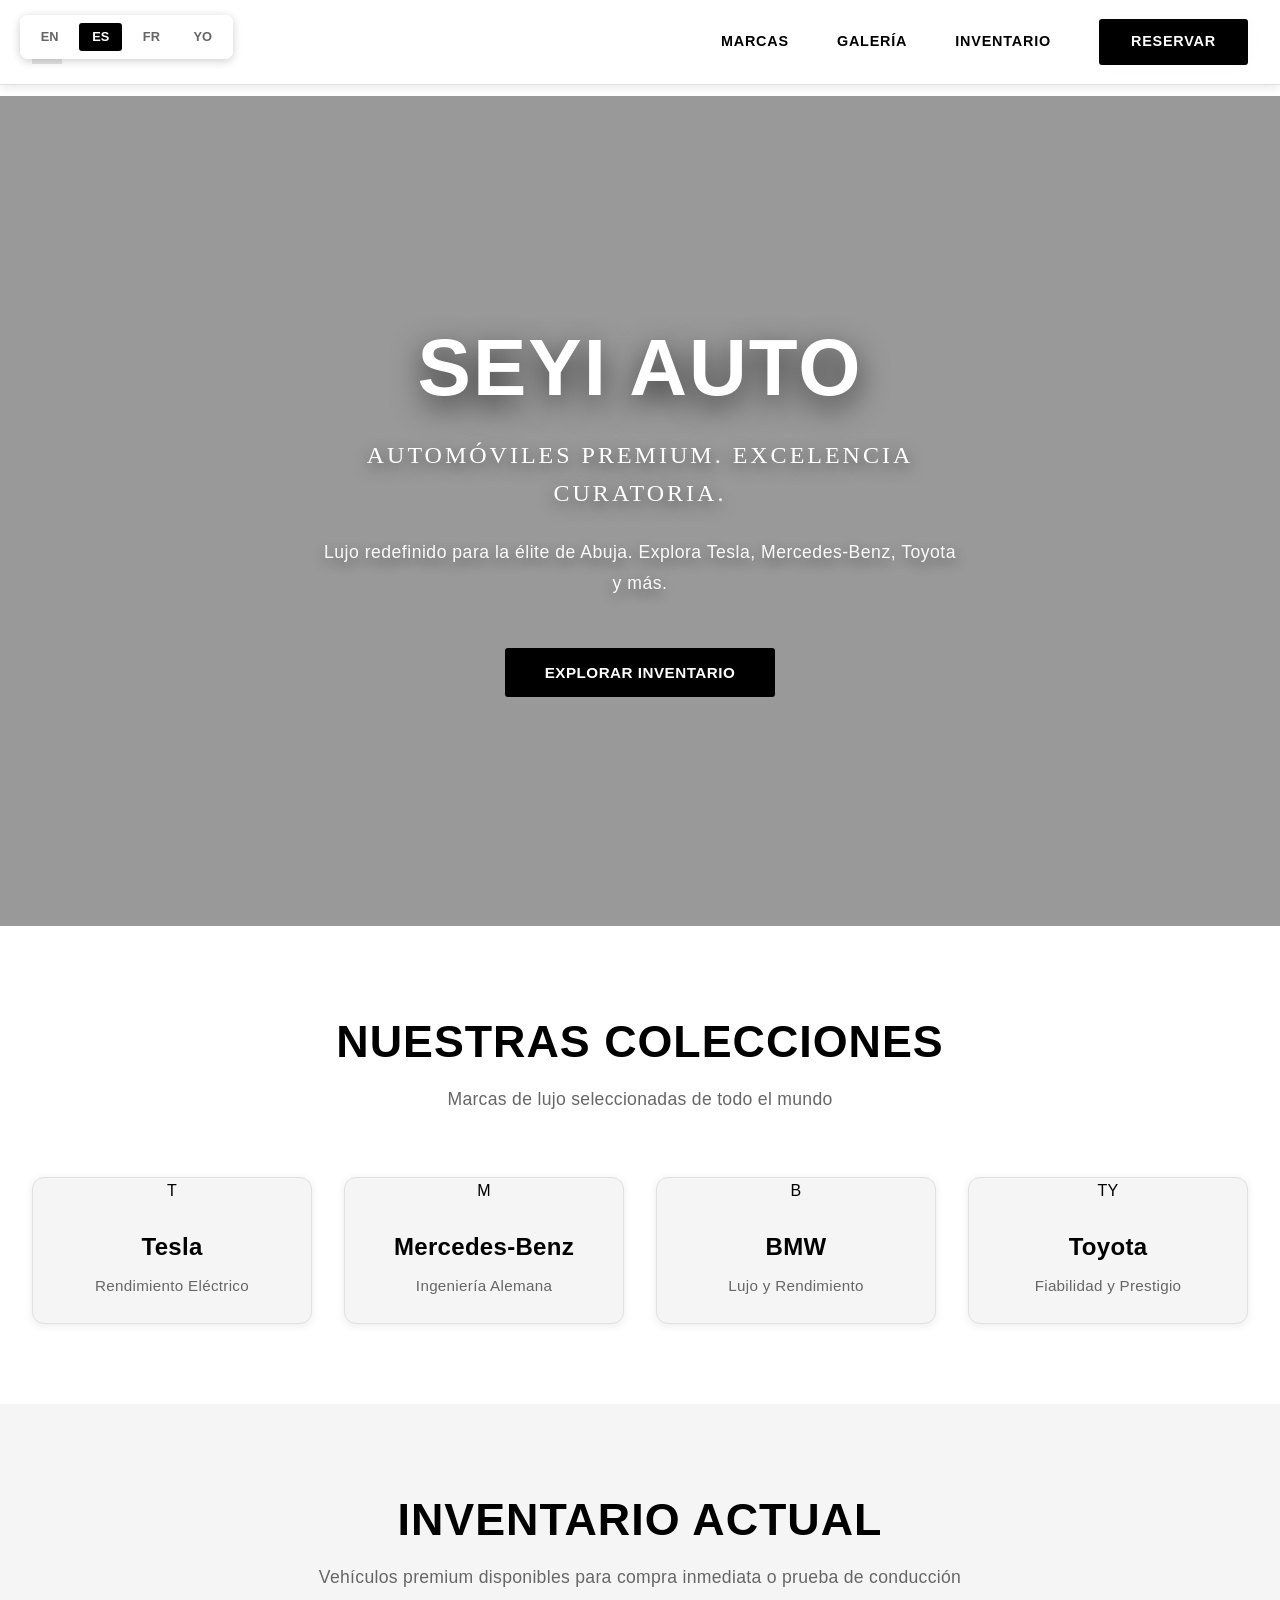
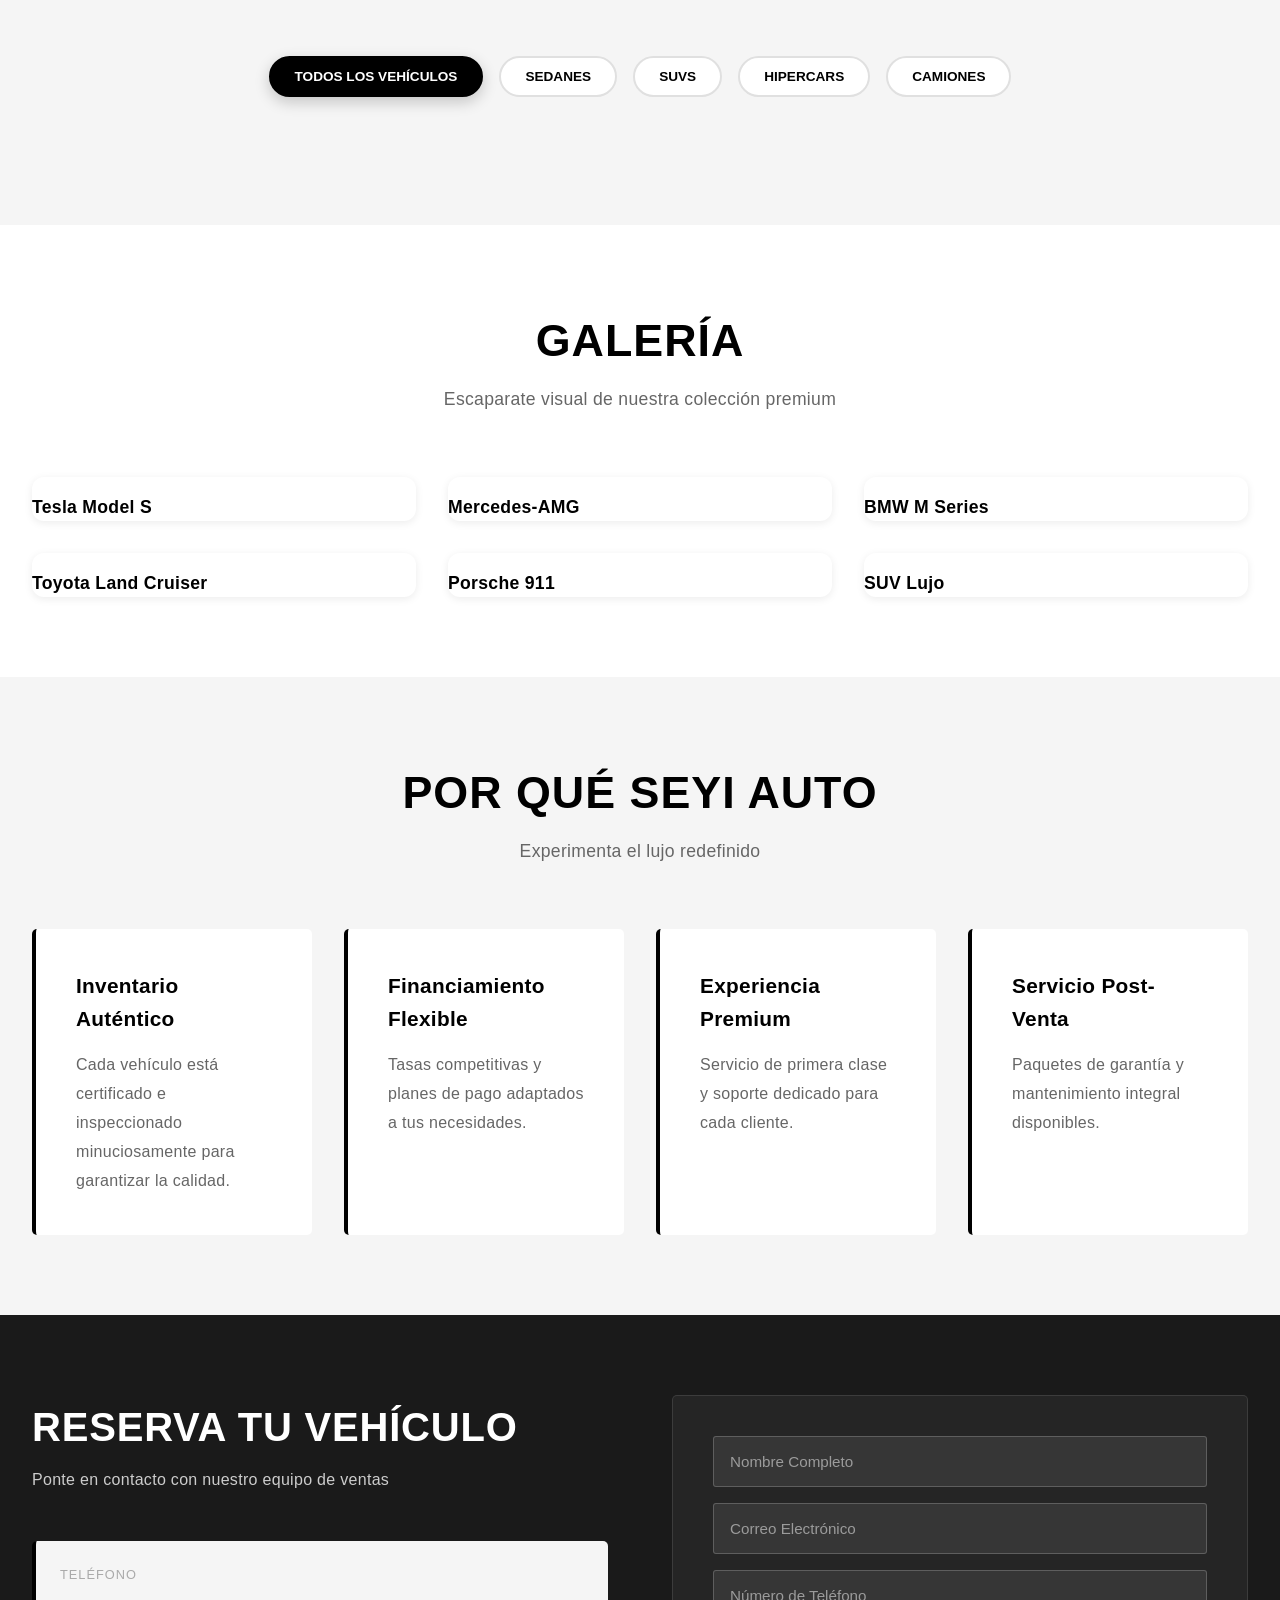
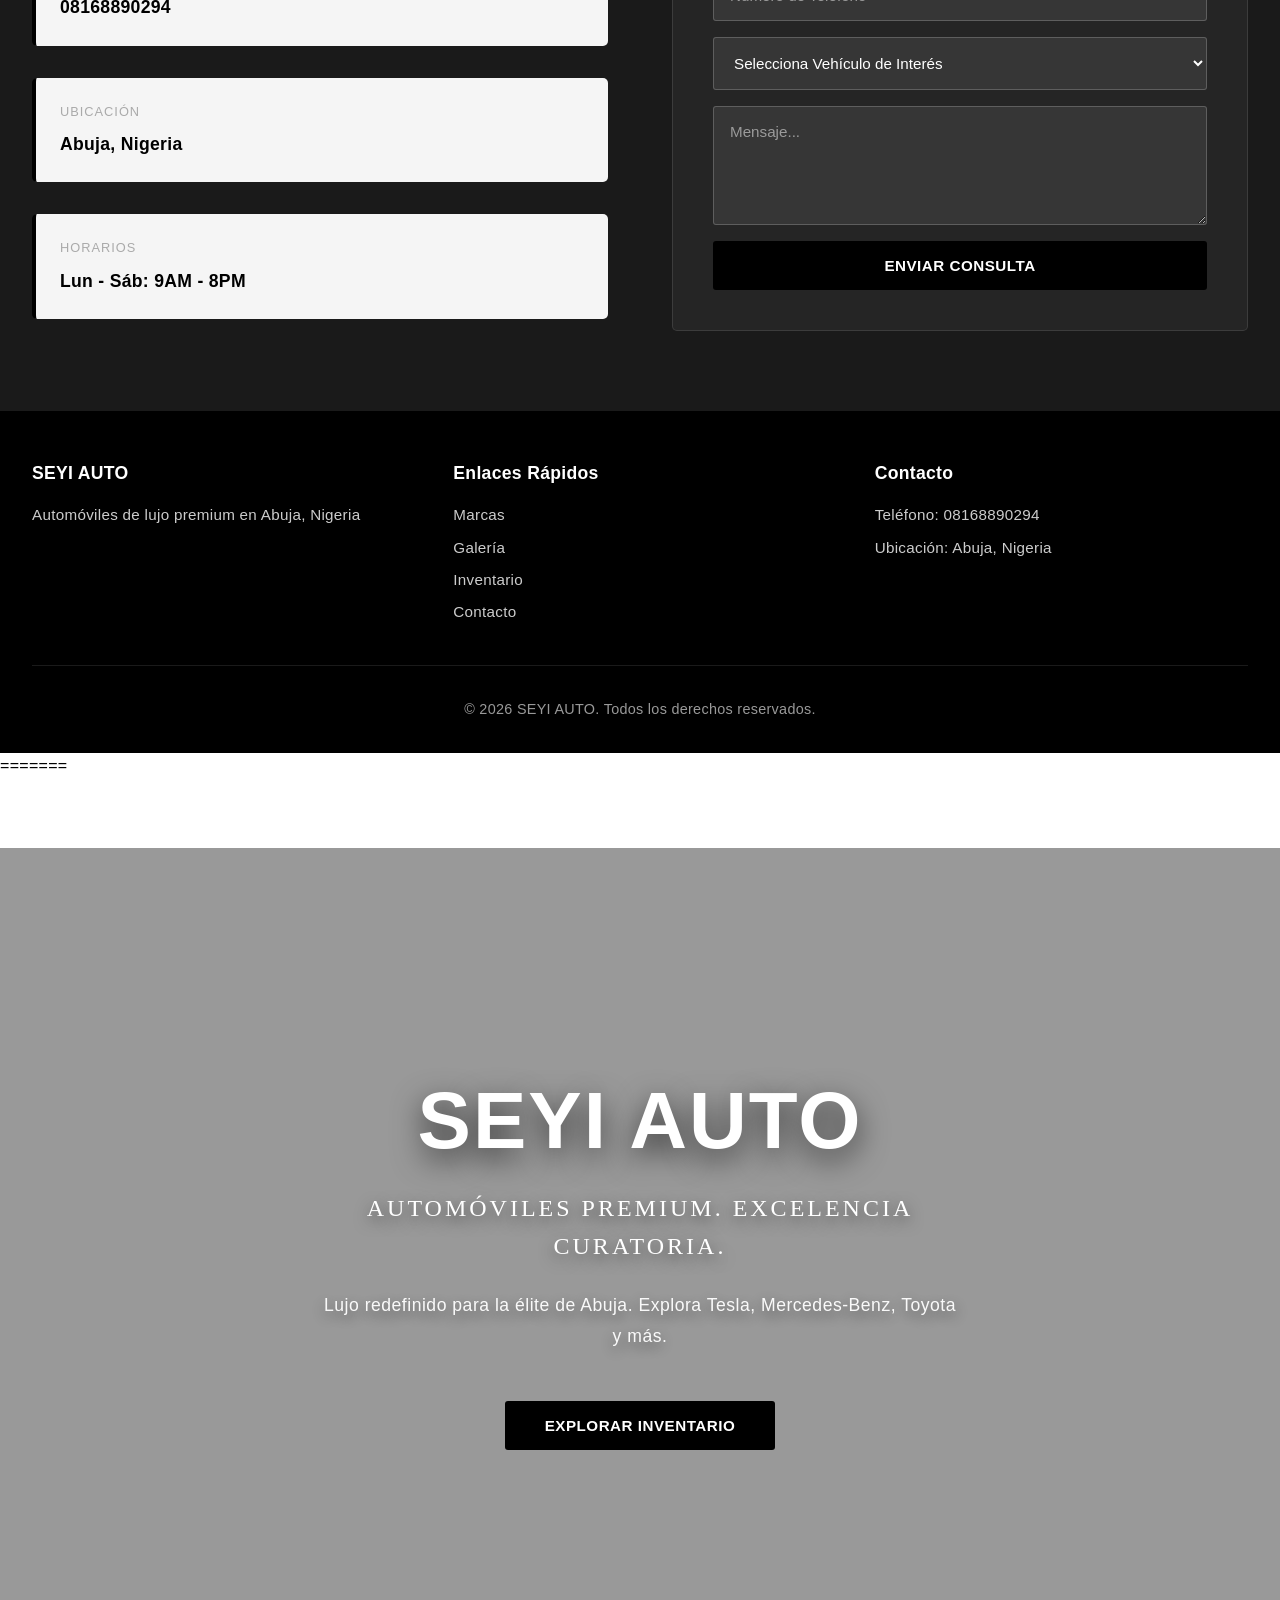
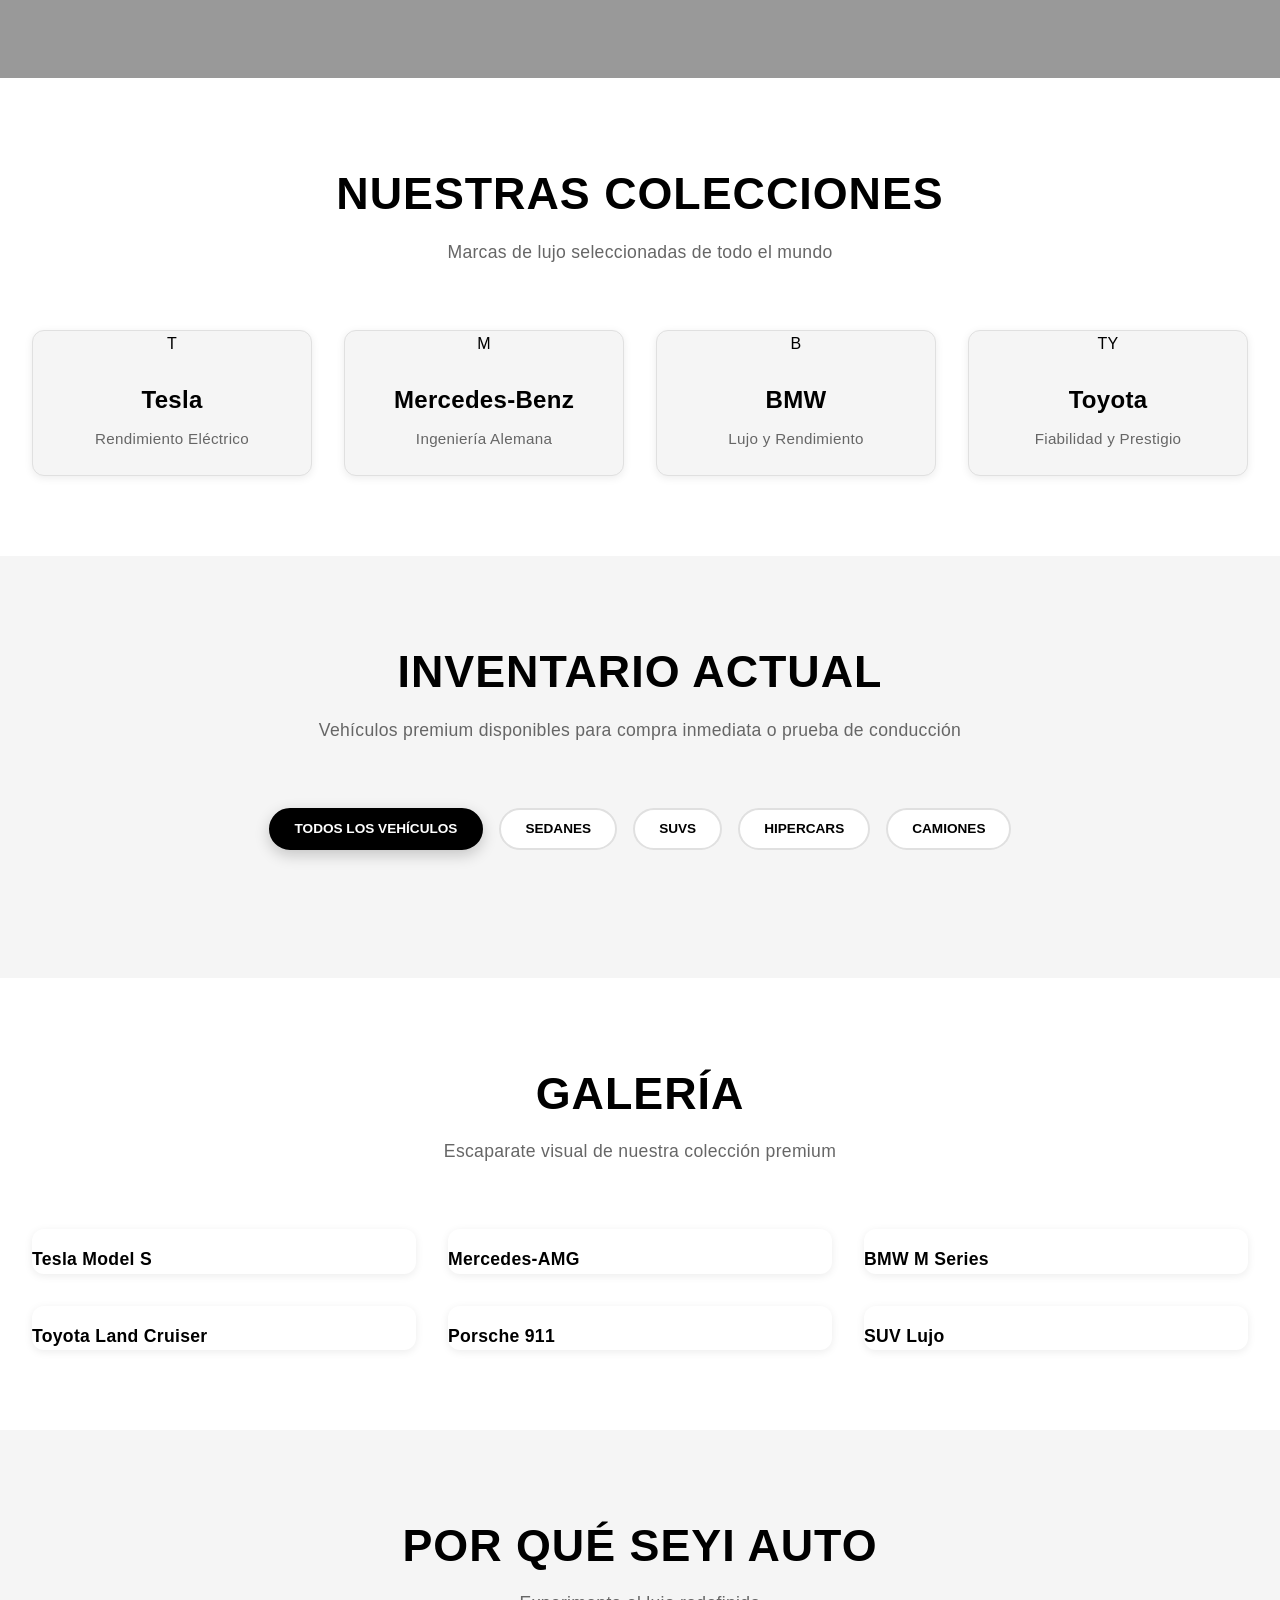
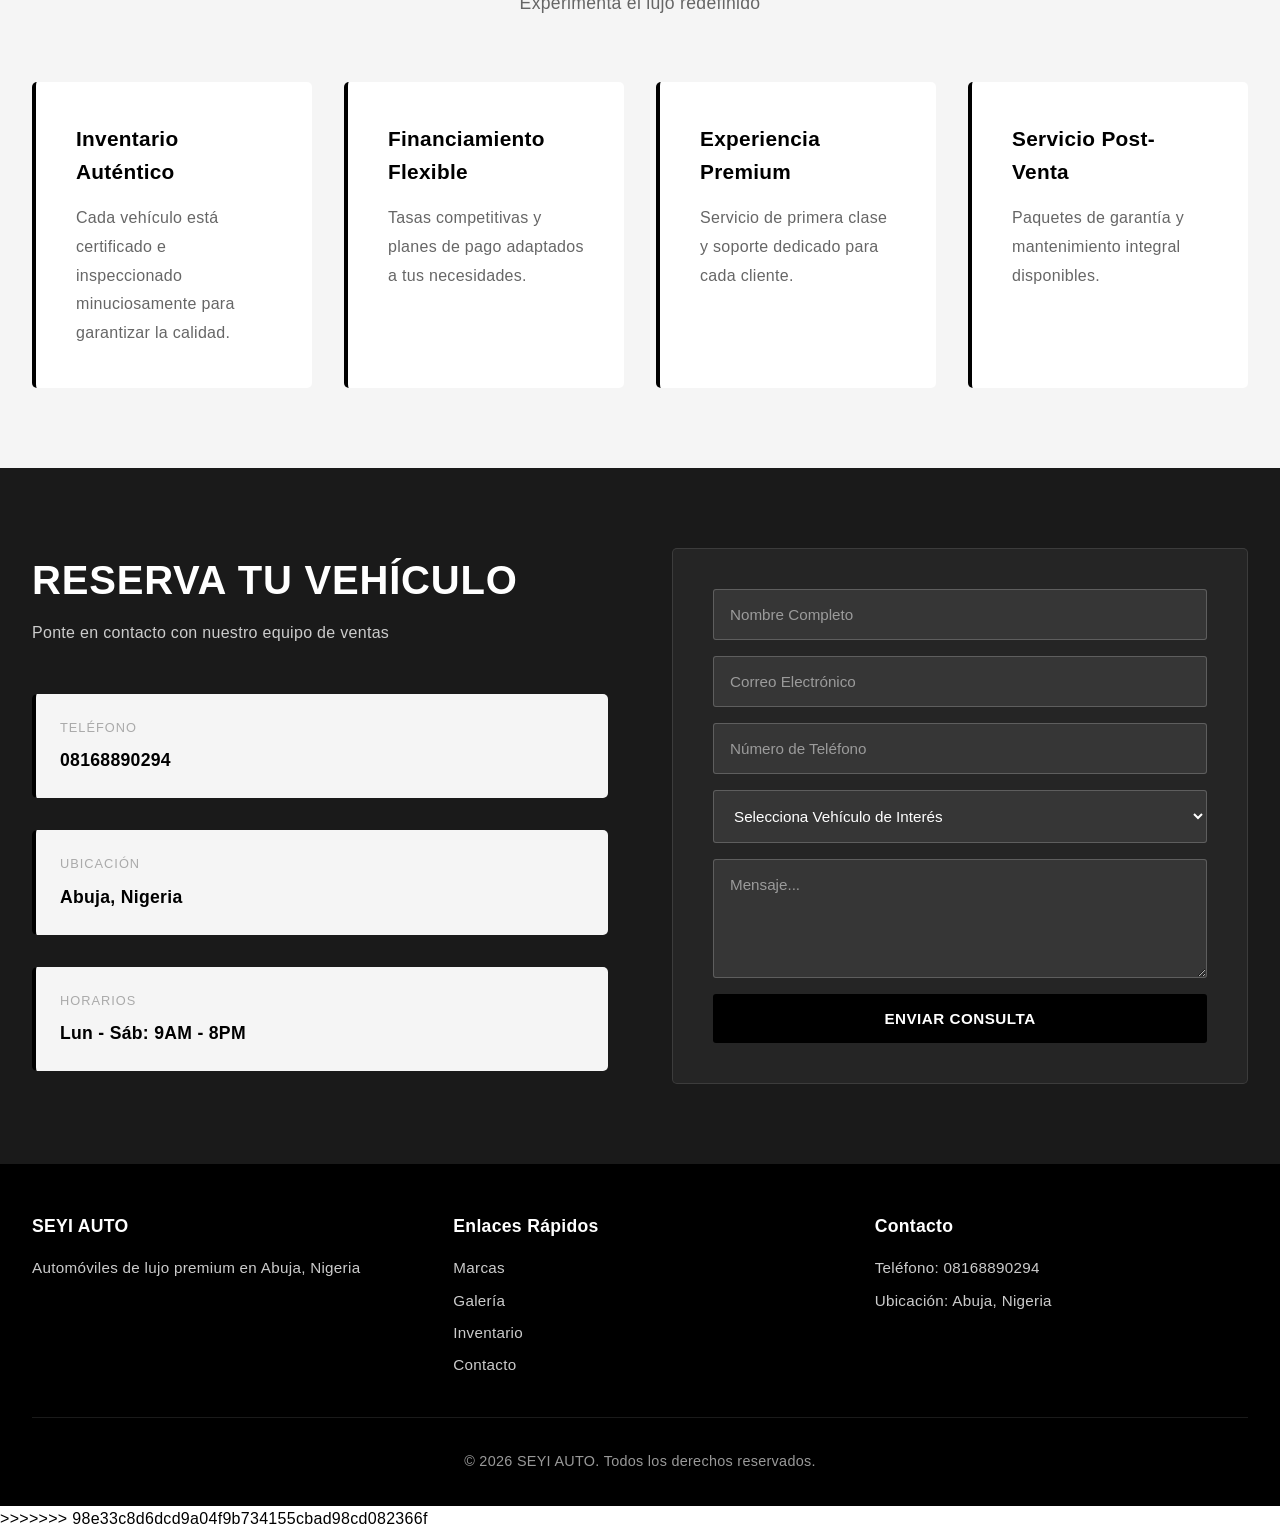
<file: index-es.html>
<<<<<<< HEAD
<!DOCTYPE html>
<html lang="es">
<head>
    <meta charset="UTF-8">
    <meta name="viewport" content="width=device-width, initial-scale=1.0">
    <title>SEYI AUTO - Automóviles de Lujo Premium | Abuja, Nigeria</title>
    <link rel="stylesheet" href="styles.css">
    <link href="https://fonts.googleapis.com/css2?family=Poppins:wght@300;400;500;600;700&display=swap" rel="stylesheet">
    <link href="https://fonts.googleapis.com/css2?family=Playfair+Display:wght@600;700&display=swap" rel="stylesheet">
</head>
<body>
    <!-- Language Switcher -->
    <div class="language-switcher">
        <button class="lang-btn" onclick="window.location.href='index.html'">EN</button>
        <button class="lang-btn active" onclick="switchLanguage('es')">ES</button>
        <button class="lang-btn" onclick="window.location.href='index-fr.html'">FR</button>
        <button class="lang-btn" onclick="window.location.href='index-yo.html'">YO</button>
    </div>

    <!-- Navigation -->
    <nav class="navbar">
        <div class="nav-container">
            <div class="logo-section">
                <img src="images/logo.png" alt="SEYI AUTO" class="logo">
            </div>
            <div class="nav-links">
                <a href="#brands" class="nav-link">Marcas</a>
                <a href="#gallery" class="nav-link">Galería</a>
                <a href="#inventory" class="nav-link">Inventario</a>
                <a href="#contact" class="nav-link cta-btn">Reservar</a>
            </div>
        </div>
    </nav>

    <!-- Hero with Background Video -->
    <section class="hero">
        <video autoplay muted loop class="hero-video">
            <source src="https://media.istockphoto.com/id/1173378118/video/luxury-car-speeding-on-a-modern-highway.mp4" type="video/mp4">
        </video>
        <div class="hero-overlay"></div>
        <div class="hero-content">
            <h1>SEYI AUTO</h1>
            <p class="hero-subtitle">Automóviles Premium. Excelencia Curatoria.</p>
            <p class="hero-desc">Lujo redefinido para la élite de Abuja. Explora Tesla, Mercedes-Benz, Toyota y más.</p>
            <button class="btn-primary" onclick="scrollToSection('inventory')">Explorar Inventario</button>
        </div>
    </section>

    <!-- Brands Section -->
    <section class="brands" id="brands">
        <div class="section-header">
            <h2>Nuestras Colecciones</h2>
            <p>Marcas de lujo seleccionadas de todo el mundo</p>
        </div>
        <div class="brands-grid">
            <div class="brand-card" onclick="filterInventory('tesla')">
                <div class="brand-img">T</div>
                <h3>Tesla</h3>
                <p>Rendimiento Eléctrico</p>
            </div>
            <div class="brand-card" onclick="filterInventory('mercedes')">
                <div class="brand-img">M</div>
                <h3>Mercedes-Benz</h3>
                <p>Ingeniería Alemana</p>
            </div>
            <div class="brand-card" onclick="filterInventory('bmw')">
                <div class="brand-img">B</div>
                <h3>BMW</h3>
                <p>Lujo y Rendimiento</p>
            </div>
            <div class="brand-card" onclick="filterInventory('toyota')">
                <div class="brand-img">TY</div>
                <h3>Toyota</h3>
                <p>Fiabilidad y Prestigio</p>
            </div>
        </div>
    </section>

    <!-- Inventory Section -->
    <section class="inventory" id="inventory">
        <div class="section-header">
            <h2>Inventario Actual</h2>
            <p>Vehículos premium disponibles para compra inmediata o prueba de conducción</p>
        </div>

        <!-- Category Filter -->
        <div class="category-filter">
            <button class="category-btn active" onclick="filterByCategory('all')">Todos los Vehículos</button>
            <button class="category-btn" onclick="filterByCategory('sedan')">Sedanes</button>
            <button class="category-btn" onclick="filterByCategory('suv')">SUVs</button>
            <button class="category-btn" onclick="filterByCategory('hypercar')">Hipercars</button>
            <button class="category-btn" onclick="filterByCategory('truck')">Camiones</button>
        </div>

        <div class="inventory-grid" id="inventoryGrid">
            <!-- Dynamically populated -->
        </div>
    </section>

    <!-- Gallery Section -->
    <section class="gallery" id="gallery">
        <div class="section-header">
            <h2>Galería</h2>
            <p>Escaparate visual de nuestra colección premium</p>
        </div>
        <div class="gallery-grid">
            <div class="gallery-item">
                <div class="gallery-img img-1"></div>
                <h4>Tesla Model S</h4>
            </div>
            <div class="gallery-item">
                <div class="gallery-img img-2"></div>
                <h4>Mercedes-AMG</h4>
            </div>
            <div class="gallery-item">
                <div class="gallery-img img-3"></div>
                <h4>BMW M Series</h4>
            </div>
            <div class="gallery-item">
                <div class="gallery-img img-4"></div>
                <h4>Toyota Land Cruiser</h4>
            </div>
            <div class="gallery-item">
                <div class="gallery-img img-5"></div>
                <h4>Porsche 911</h4>
            </div>
            <div class="gallery-item">
                <div class="gallery-img img-6"></div>
                <h4>SUV Lujo</h4>
            </div>
        </div>
    </section>

    <!-- Why Choose Us -->
    <section class="why-us">
        <div class="section-header">
            <h2>Por Qué SEYI AUTO</h2>
            <p>Experimenta el lujo redefinido</p>
        </div>
        <div class="features-grid">
            <div class="feature-card">
                <h3>Inventario Auténtico</h3>
                <p>Cada vehículo está certificado e inspeccionado minuciosamente para garantizar la calidad.</p>
            </div>
            <div class="feature-card">
                <h3>Financiamiento Flexible</h3>
                <p>Tasas competitivas y planes de pago adaptados a tus necesidades.</p>
            </div>
            <div class="feature-card">
                <h3>Experiencia Premium</h3>
                <p>Servicio de primera clase y soporte dedicado para cada cliente.</p>
            </div>
            <div class="feature-card">
                <h3>Servicio Post-Venta</h3>
                <p>Paquetes de garantía y mantenimiento integral disponibles.</p>
            </div>
        </div>
    </section>

    <!-- Contact & Booking -->
    <section class="contact" id="contact">
        <div class="contact-wrapper">
            <div class="contact-info">
                <h2>Reserva tu Vehículo</h2>
                <p>Ponte en contacto con nuestro equipo de ventas</p>
                <div class="contact-details">
                    <div class="detail-item">
                        <span class="label">Teléfono</span>
                        <a href="tel:08168890294" class="detail-value">08168890294</a>
                    </div>
                    <div class="detail-item">
                        <span class="label">Ubicación</span>
                        <p class="detail-value">Abuja, Nigeria</p>
                    </div>
                    <div class="detail-item">
                        <span class="label">Horarios</span>
                        <p class="detail-value">Lun - Sáb: 9AM - 8PM</p>
                    </div>
                </div>
            </div>
            <form class="contact-form">
                <input type="text" placeholder="Nombre Completo" required>
                <input type="email" placeholder="Correo Electrónico" required>
                <input type="tel" placeholder="Número de Teléfono" required>
                <select required>
                    <option value="">Selecciona Vehículo de Interés</option>
                    <option value="tesla">Tesla</option>
                    <option value="mercedes">Mercedes-Benz</option>
                    <option value="bmw">BMW</option>
                    <option value="toyota">Toyota</option>
                </select>
                <textarea placeholder="Mensaje..." rows="5"></textarea>
                <button type="submit" class="btn-primary">Enviar Consulta</button>
            </form>
        </div>
    </section>

    <!-- Footer -->
    <footer class="footer">
        <div class="footer-top">
            <div class="footer-col">
                <h4>SEYI AUTO</h4>
                <p>Automóviles de lujo premium en Abuja, Nigeria</p>
            </div>
            <div class="footer-col">
                <h4>Enlaces Rápidos</h4>
                <a href="#brands">Marcas</a>
                <a href="#gallery">Galería</a>
                <a href="#inventory">Inventario</a>
                <a href="#contact">Contacto</a>
            </div>
            <div class="footer-col">
                <h4>Contacto</h4>
                <p>Teléfono: 08168890294</p>
                <p>Ubicación: Abuja, Nigeria</p>
            </div>
        </div>
        <div class="footer-bottom">
            <p>&copy; 2026 SEYI AUTO. Todos los derechos reservados.</p>
        </div>
    </footer>

    <!-- Modal -->
    <div id="modal" class="modal">
        <div class="modal-content">
            <span class="close" onclick="closeModal()">&times;</span>
            <div id="modalBody"></div>
        </div>
    </div>

    <script src="script.js"></script>
</body>
</html>
=======
<!DOCTYPE html>
<html lang="es">
<head>
    <meta charset="UTF-8">
    <meta name="viewport" content="width=device-width, initial-scale=1.0">
    <title>SEYI AUTO - Automóviles de Lujo Premium | Abuja, Nigeria</title>
    <link rel="stylesheet" href="styles.css">
    <link href="https://fonts.googleapis.com/css2?family=Poppins:wght@300;400;500;600;700&display=swap" rel="stylesheet">
    <link href="https://fonts.googleapis.com/css2?family=Playfair+Display:wght@600;700&display=swap" rel="stylesheet">
</head>
<body>
    <!-- Language Switcher -->
    <div class="language-switcher">
        <button class="lang-btn" onclick="window.location.href='index.html'">EN</button>
        <button class="lang-btn active" onclick="switchLanguage('es')">ES</button>
        <button class="lang-btn" onclick="window.location.href='index-fr.html'">FR</button>
        <button class="lang-btn" onclick="window.location.href='index-yo.html'">YO</button>
    </div>

    <!-- Navigation -->
    <nav class="navbar">
        <div class="nav-container">
            <div class="logo-section">
                <img src="images/logo.png" alt="SEYI AUTO" class="logo">
            </div>
            <div class="nav-links">
                <a href="#brands" class="nav-link">Marcas</a>
                <a href="#gallery" class="nav-link">Galería</a>
                <a href="#inventory" class="nav-link">Inventario</a>
                <a href="#contact" class="nav-link cta-btn">Reservar</a>
            </div>
        </div>
    </nav>

    <!-- Hero with Background Video -->
    <section class="hero">
        <video autoplay muted loop class="hero-video">
            <source src="https://media.istockphoto.com/id/1173378118/video/luxury-car-speeding-on-a-modern-highway.mp4" type="video/mp4">
        </video>
        <div class="hero-overlay"></div>
        <div class="hero-content">
            <h1>SEYI AUTO</h1>
            <p class="hero-subtitle">Automóviles Premium. Excelencia Curatoria.</p>
            <p class="hero-desc">Lujo redefinido para la élite de Abuja. Explora Tesla, Mercedes-Benz, Toyota y más.</p>
            <button class="btn-primary" onclick="scrollToSection('inventory')">Explorar Inventario</button>
        </div>
    </section>

    <!-- Brands Section -->
    <section class="brands" id="brands">
        <div class="section-header">
            <h2>Nuestras Colecciones</h2>
            <p>Marcas de lujo seleccionadas de todo el mundo</p>
        </div>
        <div class="brands-grid">
            <div class="brand-card" onclick="filterInventory('tesla')">
                <div class="brand-img">T</div>
                <h3>Tesla</h3>
                <p>Rendimiento Eléctrico</p>
            </div>
            <div class="brand-card" onclick="filterInventory('mercedes')">
                <div class="brand-img">M</div>
                <h3>Mercedes-Benz</h3>
                <p>Ingeniería Alemana</p>
            </div>
            <div class="brand-card" onclick="filterInventory('bmw')">
                <div class="brand-img">B</div>
                <h3>BMW</h3>
                <p>Lujo y Rendimiento</p>
            </div>
            <div class="brand-card" onclick="filterInventory('toyota')">
                <div class="brand-img">TY</div>
                <h3>Toyota</h3>
                <p>Fiabilidad y Prestigio</p>
            </div>
        </div>
    </section>

    <!-- Inventory Section -->
    <section class="inventory" id="inventory">
        <div class="section-header">
            <h2>Inventario Actual</h2>
            <p>Vehículos premium disponibles para compra inmediata o prueba de conducción</p>
        </div>

        <!-- Category Filter -->
        <div class="category-filter">
            <button class="category-btn active" onclick="filterByCategory('all')">Todos los Vehículos</button>
            <button class="category-btn" onclick="filterByCategory('sedan')">Sedanes</button>
            <button class="category-btn" onclick="filterByCategory('suv')">SUVs</button>
            <button class="category-btn" onclick="filterByCategory('hypercar')">Hipercars</button>
            <button class="category-btn" onclick="filterByCategory('truck')">Camiones</button>
        </div>

        <div class="inventory-grid" id="inventoryGrid">
            <!-- Dynamically populated -->
        </div>
    </section>

    <!-- Gallery Section -->
    <section class="gallery" id="gallery">
        <div class="section-header">
            <h2>Galería</h2>
            <p>Escaparate visual de nuestra colección premium</p>
        </div>
        <div class="gallery-grid">
            <div class="gallery-item">
                <div class="gallery-img img-1"></div>
                <h4>Tesla Model S</h4>
            </div>
            <div class="gallery-item">
                <div class="gallery-img img-2"></div>
                <h4>Mercedes-AMG</h4>
            </div>
            <div class="gallery-item">
                <div class="gallery-img img-3"></div>
                <h4>BMW M Series</h4>
            </div>
            <div class="gallery-item">
                <div class="gallery-img img-4"></div>
                <h4>Toyota Land Cruiser</h4>
            </div>
            <div class="gallery-item">
                <div class="gallery-img img-5"></div>
                <h4>Porsche 911</h4>
            </div>
            <div class="gallery-item">
                <div class="gallery-img img-6"></div>
                <h4>SUV Lujo</h4>
            </div>
        </div>
    </section>

    <!-- Why Choose Us -->
    <section class="why-us">
        <div class="section-header">
            <h2>Por Qué SEYI AUTO</h2>
            <p>Experimenta el lujo redefinido</p>
        </div>
        <div class="features-grid">
            <div class="feature-card">
                <h3>Inventario Auténtico</h3>
                <p>Cada vehículo está certificado e inspeccionado minuciosamente para garantizar la calidad.</p>
            </div>
            <div class="feature-card">
                <h3>Financiamiento Flexible</h3>
                <p>Tasas competitivas y planes de pago adaptados a tus necesidades.</p>
            </div>
            <div class="feature-card">
                <h3>Experiencia Premium</h3>
                <p>Servicio de primera clase y soporte dedicado para cada cliente.</p>
            </div>
            <div class="feature-card">
                <h3>Servicio Post-Venta</h3>
                <p>Paquetes de garantía y mantenimiento integral disponibles.</p>
            </div>
        </div>
    </section>

    <!-- Contact & Booking -->
    <section class="contact" id="contact">
        <div class="contact-wrapper">
            <div class="contact-info">
                <h2>Reserva tu Vehículo</h2>
                <p>Ponte en contacto con nuestro equipo de ventas</p>
                <div class="contact-details">
                    <div class="detail-item">
                        <span class="label">Teléfono</span>
                        <a href="tel:08168890294" class="detail-value">08168890294</a>
                    </div>
                    <div class="detail-item">
                        <span class="label">Ubicación</span>
                        <p class="detail-value">Abuja, Nigeria</p>
                    </div>
                    <div class="detail-item">
                        <span class="label">Horarios</span>
                        <p class="detail-value">Lun - Sáb: 9AM - 8PM</p>
                    </div>
                </div>
            </div>
            <form class="contact-form">
                <input type="text" placeholder="Nombre Completo" required>
                <input type="email" placeholder="Correo Electrónico" required>
                <input type="tel" placeholder="Número de Teléfono" required>
                <select required>
                    <option value="">Selecciona Vehículo de Interés</option>
                    <option value="tesla">Tesla</option>
                    <option value="mercedes">Mercedes-Benz</option>
                    <option value="bmw">BMW</option>
                    <option value="toyota">Toyota</option>
                </select>
                <textarea placeholder="Mensaje..." rows="5"></textarea>
                <button type="submit" class="btn-primary">Enviar Consulta</button>
            </form>
        </div>
    </section>

    <!-- Footer -->
    <footer class="footer">
        <div class="footer-top">
            <div class="footer-col">
                <h4>SEYI AUTO</h4>
                <p>Automóviles de lujo premium en Abuja, Nigeria</p>
            </div>
            <div class="footer-col">
                <h4>Enlaces Rápidos</h4>
                <a href="#brands">Marcas</a>
                <a href="#gallery">Galería</a>
                <a href="#inventory">Inventario</a>
                <a href="#contact">Contacto</a>
            </div>
            <div class="footer-col">
                <h4>Contacto</h4>
                <p>Teléfono: 08168890294</p>
                <p>Ubicación: Abuja, Nigeria</p>
            </div>
        </div>
        <div class="footer-bottom">
            <p>&copy; 2026 SEYI AUTO. Todos los derechos reservados.</p>
        </div>
    </footer>

    <!-- Modal -->
    <div id="modal" class="modal">
        <div class="modal-content">
            <span class="close" onclick="closeModal()">&times;</span>
            <div id="modalBody"></div>
        </div>
    </div>

    <script src="script.js"></script>
</body>
</html>
>>>>>>> 98e33c8d6dcd9a04f9b734155cbad98cd082366f
</file>
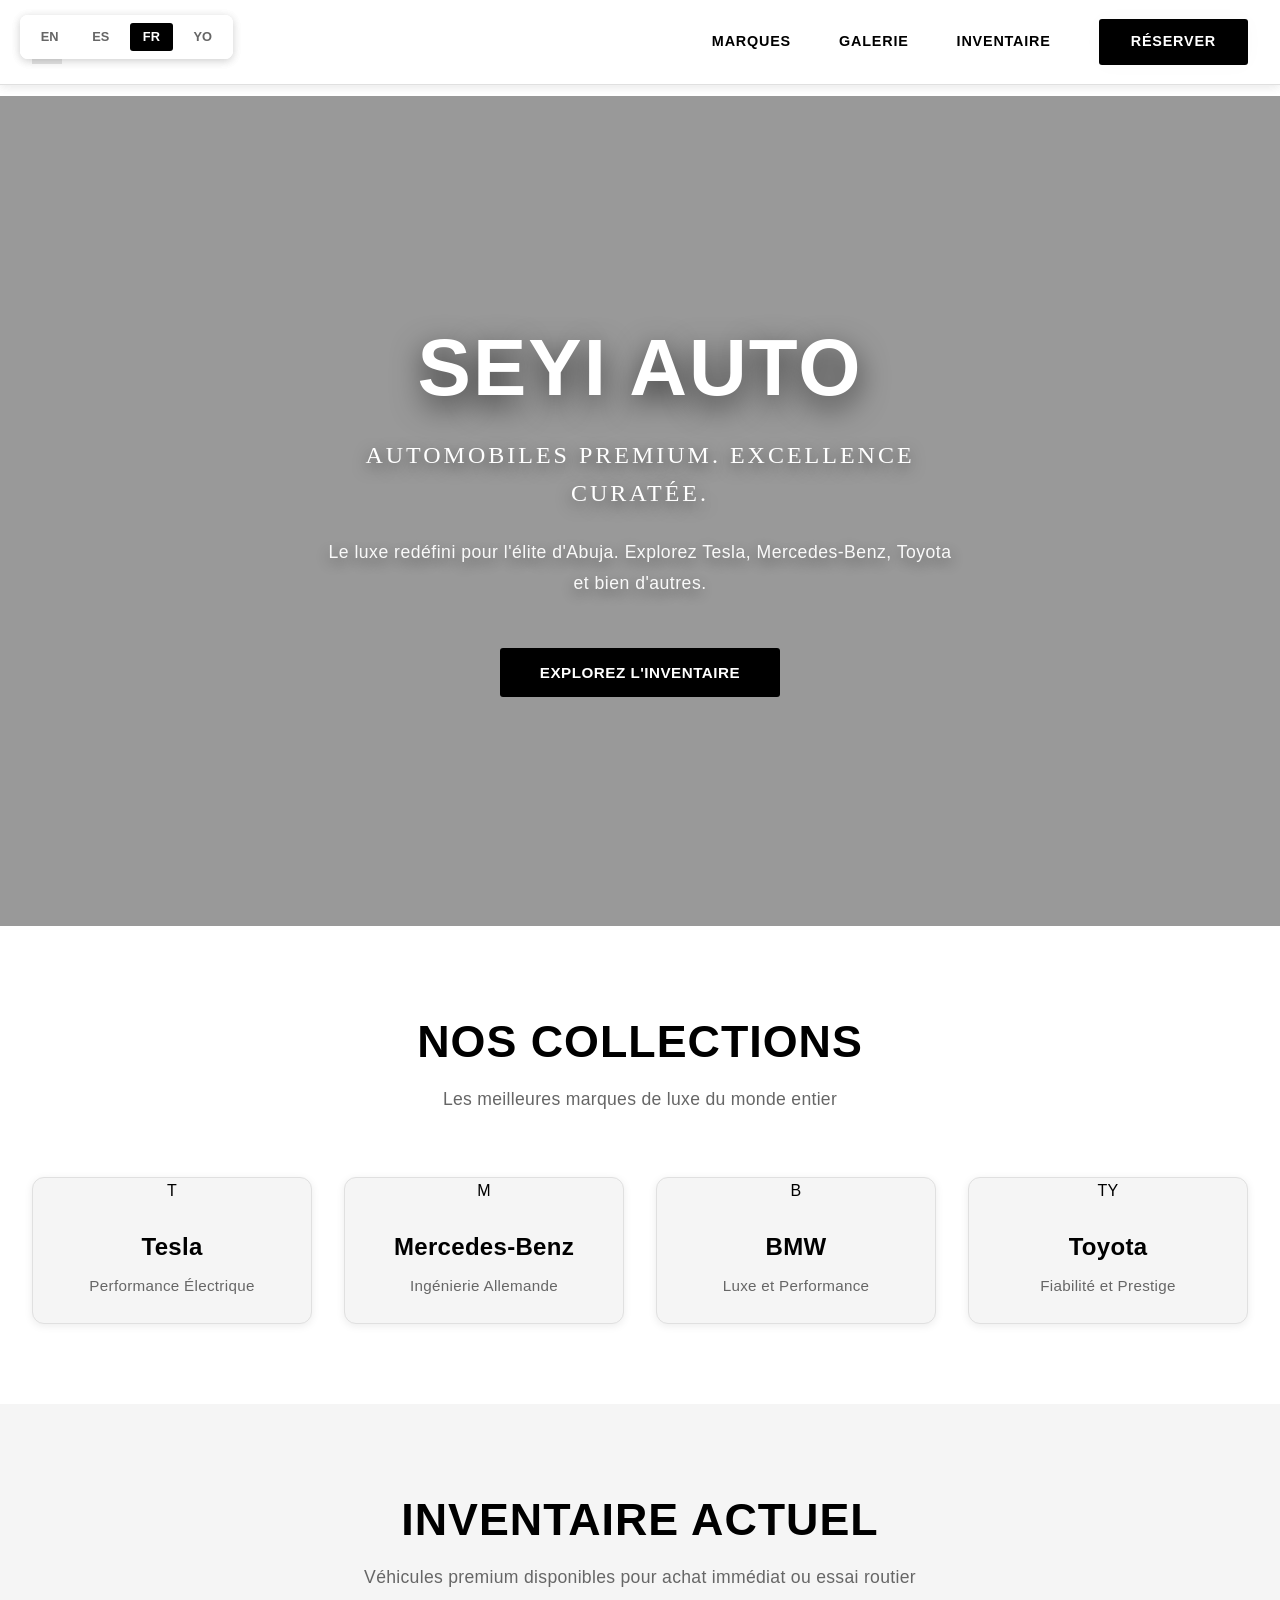
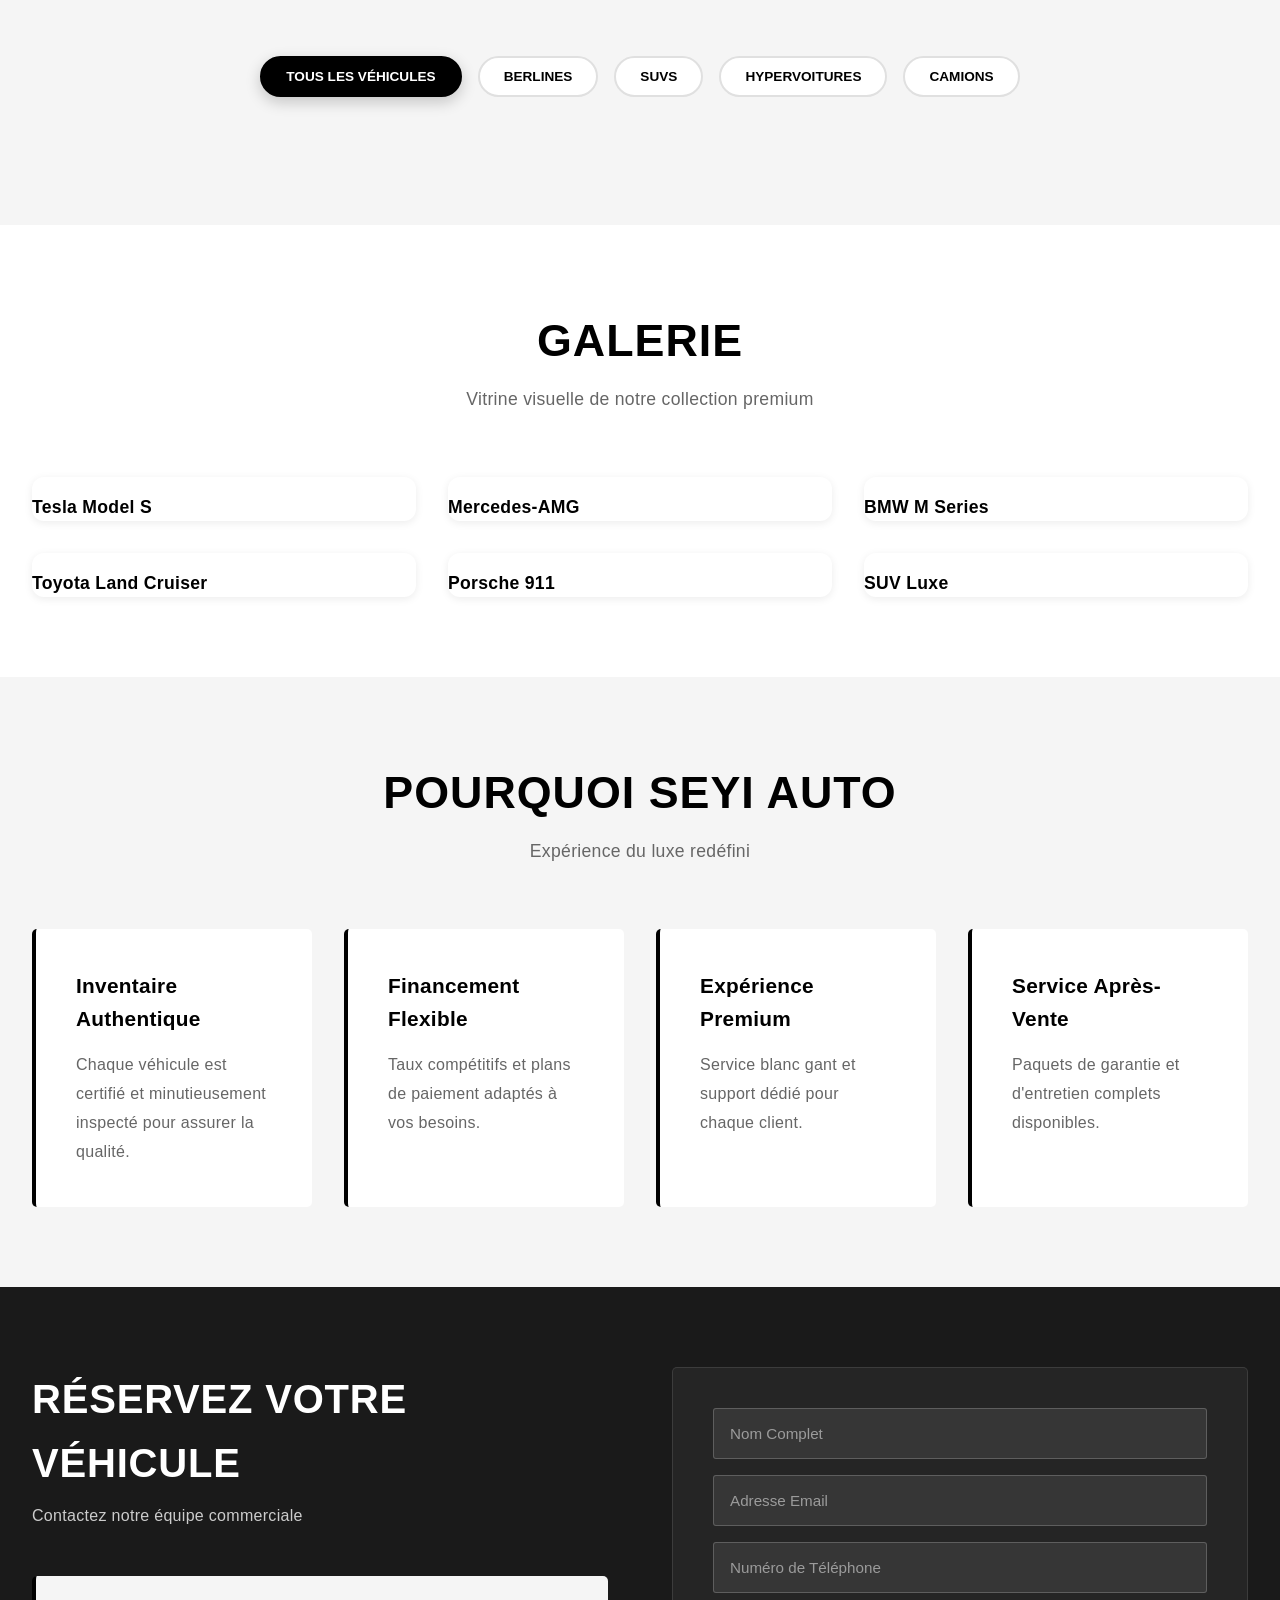
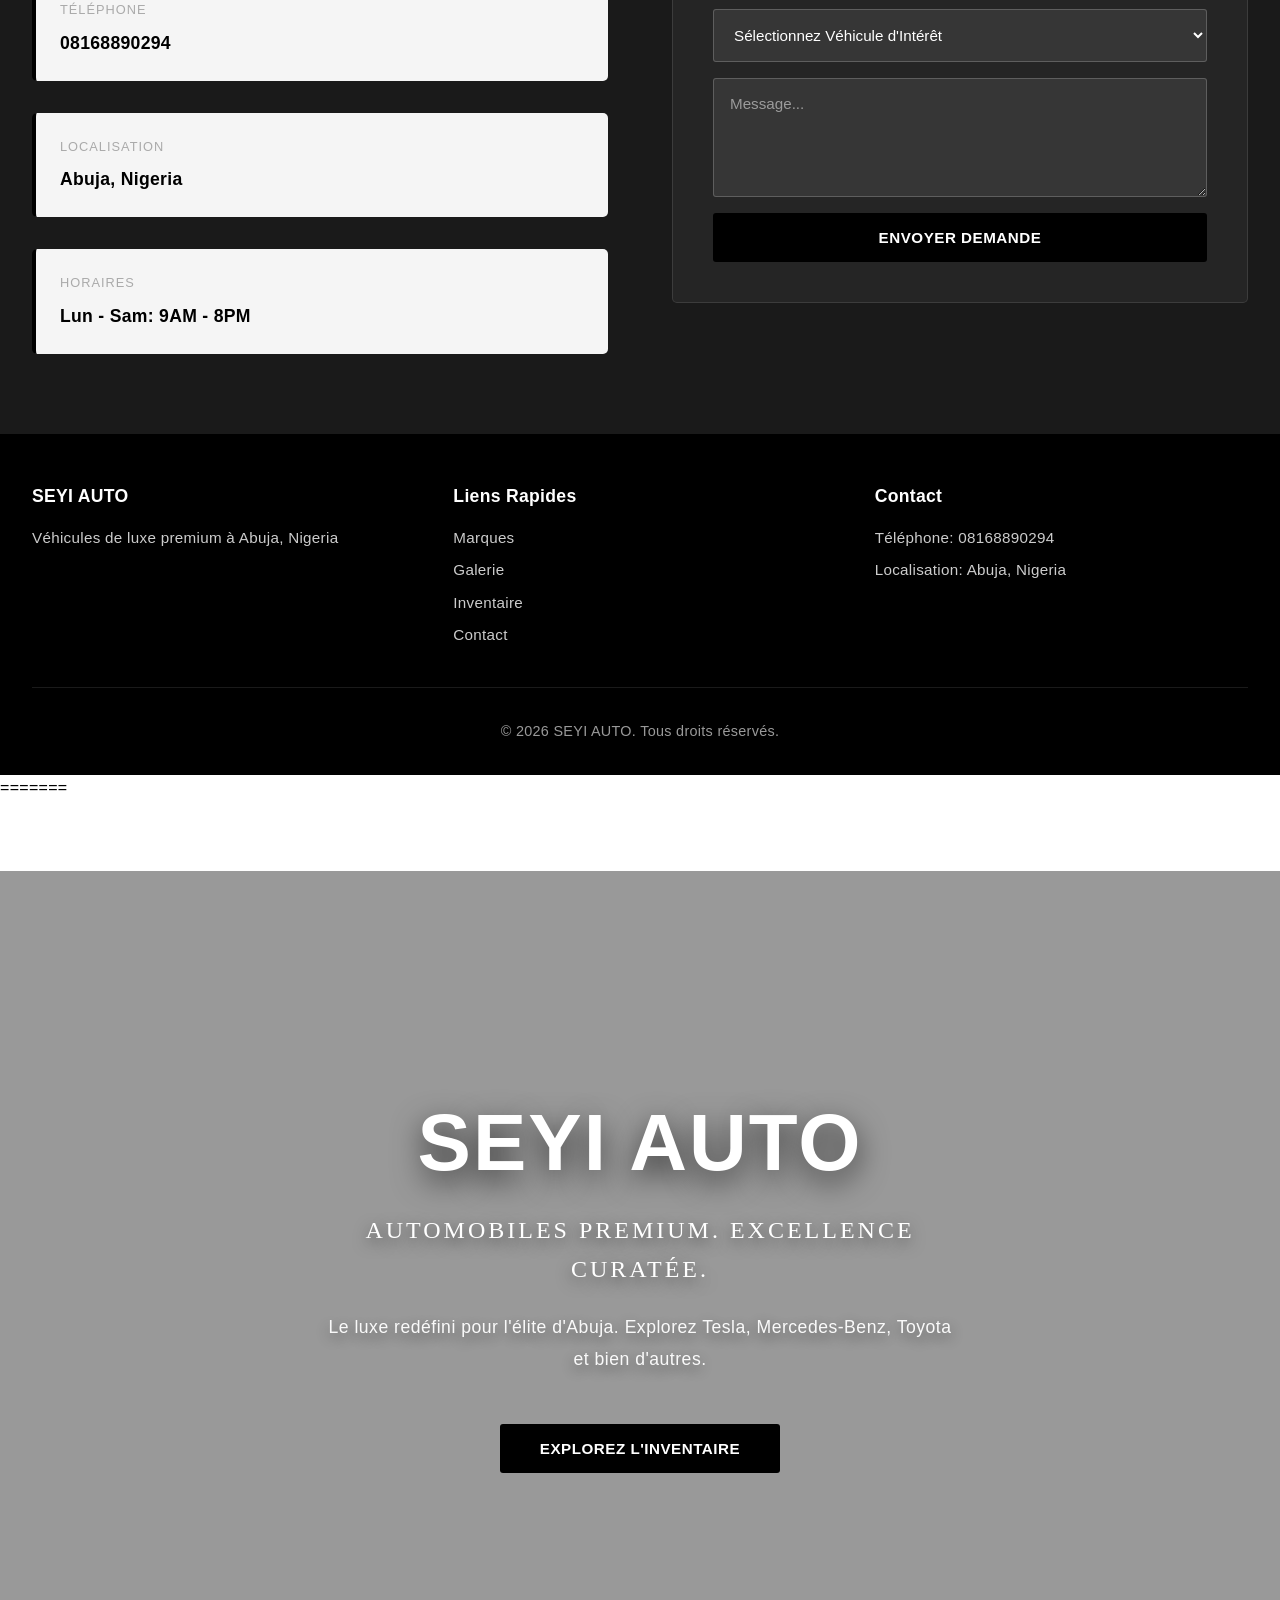
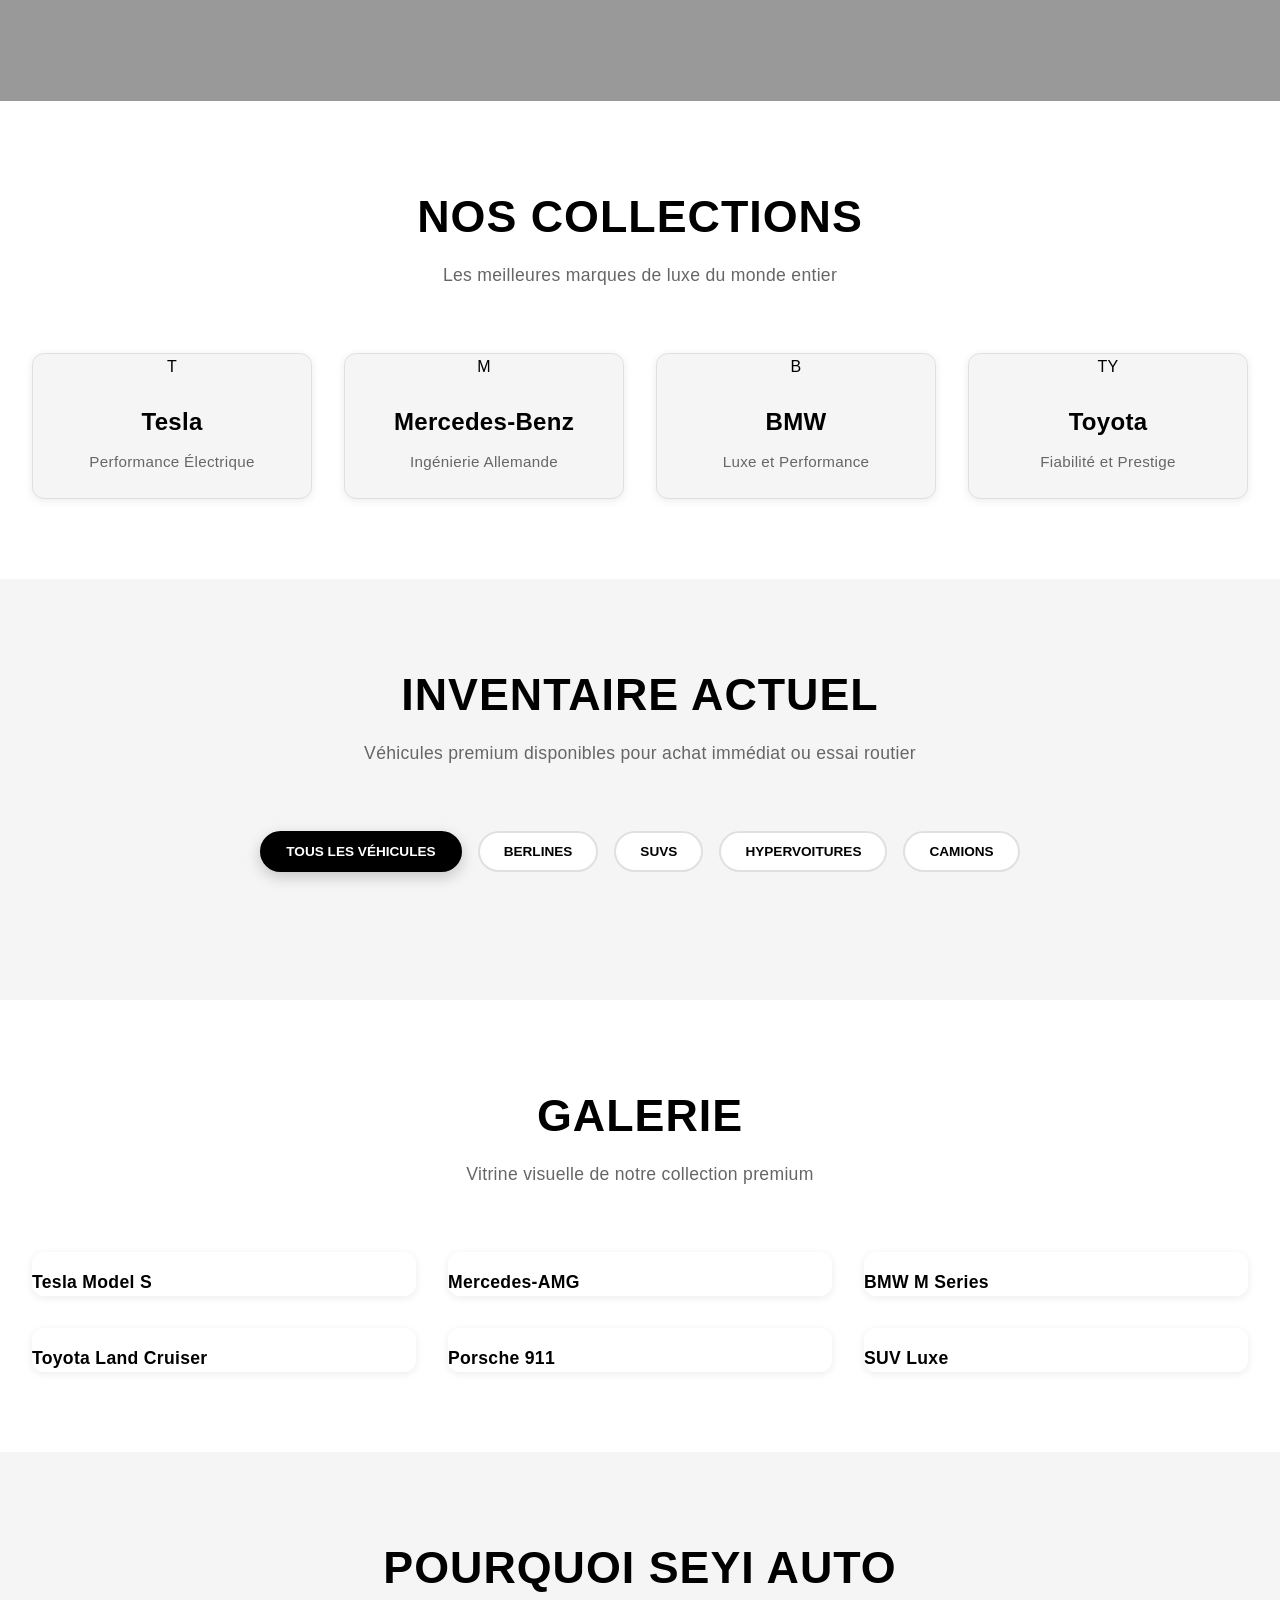
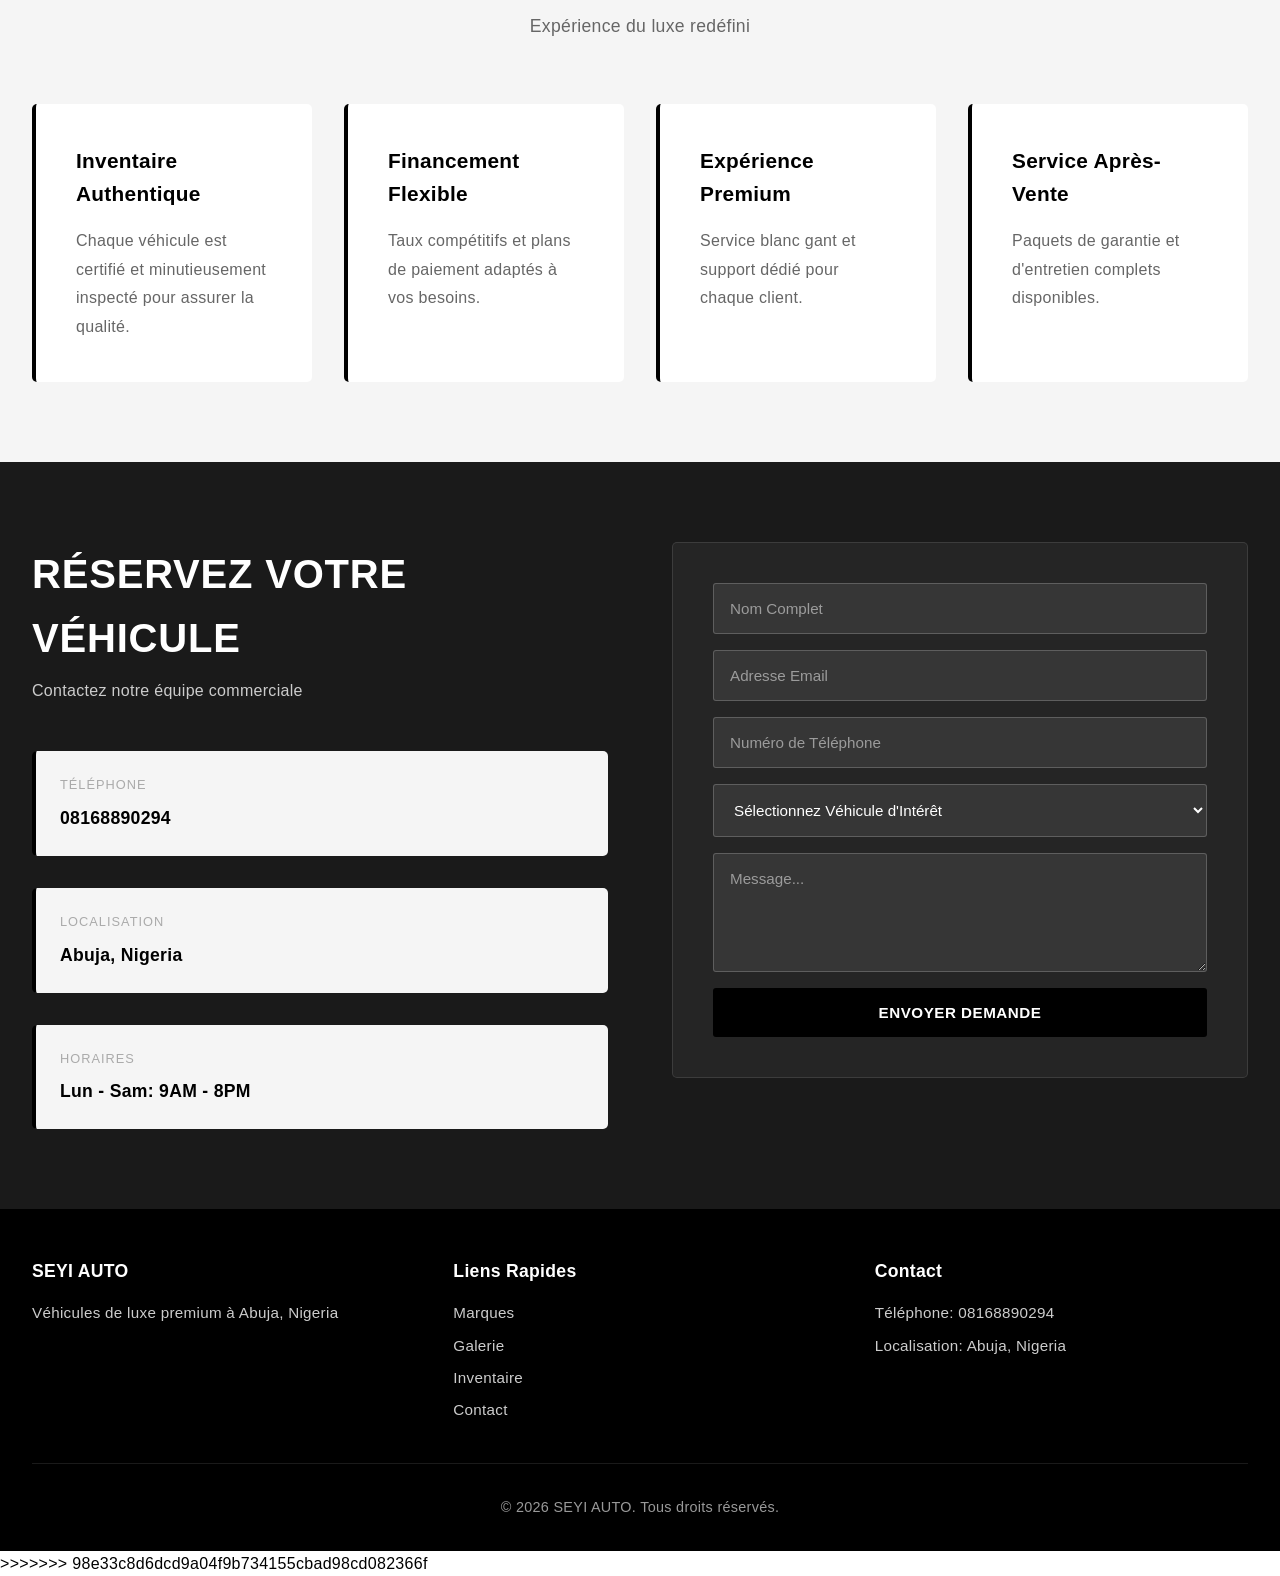
<file: index-fr.html>
<<<<<<< HEAD
<!DOCTYPE html>
<html lang="fr">
<head>
    <meta charset="UTF-8">
    <meta name="viewport" content="width=device-width, initial-scale=1.0">
    <title>SEYI AUTO - Automobiles de Luxe Premium | Abuja, Nigeria</title>
    <link rel="stylesheet" href="styles.css">
    <link href="https://fonts.googleapis.com/css2?family=Poppins:wght@300;400;500;600;700&display=swap" rel="stylesheet">
    <link href="https://fonts.googleapis.com/css2?family=Playfair+Display:wght@600;700&display=swap" rel="stylesheet">
</head>
<body>
    <!-- Language Switcher -->
    <div class="language-switcher">
        <button class="lang-btn" onclick="window.location.href='index.html'">EN</button>
        <button class="lang-btn" onclick="window.location.href='index-es.html'">ES</button>
        <button class="lang-btn active" onclick="switchLanguage('fr')">FR</button>
        <button class="lang-btn" onclick="window.location.href='index-yo.html'">YO</button>
    </div>

    <!-- Navigation -->
    <nav class="navbar">
        <div class="nav-container">
            <div class="logo-section">
                <img src="images/logo.png" alt="SEYI AUTO" class="logo">
            </div>
            <div class="nav-links">
                <a href="#brands" class="nav-link">Marques</a>
                <a href="#gallery" class="nav-link">Galerie</a>
                <a href="#inventory" class="nav-link">Inventaire</a>
                <a href="#contact" class="nav-link cta-btn">Réserver</a>
            </div>
        </div>
    </nav>

    <!-- Hero with Background Video -->
    <section class="hero">
        <video autoplay muted loop class="hero-video">
            <source src="https://media.istockphoto.com/id/1173378118/video/luxury-car-speeding-on-a-modern-highway.mp4" type="video/mp4">
        </video>
        <div class="hero-overlay"></div>
        <div class="hero-content">
            <h1>SEYI AUTO</h1>
            <p class="hero-subtitle">Automobiles Premium. Excellence Curatée.</p>
            <p class="hero-desc">Le luxe redéfini pour l'élite d'Abuja. Explorez Tesla, Mercedes-Benz, Toyota et bien d'autres.</p>
            <button class="btn-primary" onclick="scrollToSection('inventory')">Explorez l'Inventaire</button>
        </div>
    </section>

    <!-- Brands Section -->
    <section class="brands" id="brands">
        <div class="section-header">
            <h2>Nos Collections</h2>
            <p>Les meilleures marques de luxe du monde entier</p>
        </div>
        <div class="brands-grid">
            <div class="brand-card" onclick="filterInventory('tesla')">
                <div class="brand-img">T</div>
                <h3>Tesla</h3>
                <p>Performance Électrique</p>
            </div>
            <div class="brand-card" onclick="filterInventory('mercedes')">
                <div class="brand-img">M</div>
                <h3>Mercedes-Benz</h3>
                <p>Ingénierie Allemande</p>
            </div>
            <div class="brand-card" onclick="filterInventory('bmw')">
                <div class="brand-img">B</div>
                <h3>BMW</h3>
                <p>Luxe et Performance</p>
            </div>
            <div class="brand-card" onclick="filterInventory('toyota')">
                <div class="brand-img">TY</div>
                <h3>Toyota</h3>
                <p>Fiabilité et Prestige</p>
            </div>
        </div>
    </section>

    <!-- Inventory Section -->
    <section class="inventory" id="inventory">
        <div class="section-header">
            <h2>Inventaire Actuel</h2>
            <p>Véhicules premium disponibles pour achat immédiat ou essai routier</p>
        </div>

        <!-- Category Filter -->
        <div class="category-filter">
            <button class="category-btn active" onclick="filterByCategory('all')">Tous les Véhicules</button>
            <button class="category-btn" onclick="filterByCategory('sedan')">Berlines</button>
            <button class="category-btn" onclick="filterByCategory('suv')">SUVs</button>
            <button class="category-btn" onclick="filterByCategory('hypercar')">Hypervoitures</button>
            <button class="category-btn" onclick="filterByCategory('truck')">Camions</button>
        </div>

        <div class="inventory-grid" id="inventoryGrid">
            <!-- Dynamically populated -->
        </div>
    </section>

    <!-- Gallery Section -->
    <section class="gallery" id="gallery">
        <div class="section-header">
            <h2>Galerie</h2>
            <p>Vitrine visuelle de notre collection premium</p>
        </div>
        <div class="gallery-grid">
            <div class="gallery-item">
                <div class="gallery-img img-1"></div>
                <h4>Tesla Model S</h4>
            </div>
            <div class="gallery-item">
                <div class="gallery-img img-2"></div>
                <h4>Mercedes-AMG</h4>
            </div>
            <div class="gallery-item">
                <div class="gallery-img img-3"></div>
                <h4>BMW M Series</h4>
            </div>
            <div class="gallery-item">
                <div class="gallery-img img-4"></div>
                <h4>Toyota Land Cruiser</h4>
            </div>
            <div class="gallery-item">
                <div class="gallery-img img-5"></div>
                <h4>Porsche 911</h4>
            </div>
            <div class="gallery-item">
                <div class="gallery-img img-6"></div>
                <h4>SUV Luxe</h4>
            </div>
        </div>
    </section>

    <!-- Why Choose Us -->
    <section class="why-us">
        <div class="section-header">
            <h2>Pourquoi SEYI AUTO</h2>
            <p>Expérience du luxe redéfini</p>
        </div>
        <div class="features-grid">
            <div class="feature-card">
                <h3>Inventaire Authentique</h3>
                <p>Chaque véhicule est certifié et minutieusement inspecté pour assurer la qualité.</p>
            </div>
            <div class="feature-card">
                <h3>Financement Flexible</h3>
                <p>Taux compétitifs et plans de paiement adaptés à vos besoins.</p>
            </div>
            <div class="feature-card">
                <h3>Expérience Premium</h3>
                <p>Service blanc gant et support dédié pour chaque client.</p>
            </div>
            <div class="feature-card">
                <h3>Service Après-Vente</h3>
                <p>Paquets de garantie et d'entretien complets disponibles.</p>
            </div>
        </div>
    </section>

    <!-- Contact & Booking -->
    <section class="contact" id="contact">
        <div class="contact-wrapper">
            <div class="contact-info">
                <h2>Réservez Votre Véhicule</h2>
                <p>Contactez notre équipe commerciale</p>
                <div class="contact-details">
                    <div class="detail-item">
                        <span class="label">Téléphone</span>
                        <a href="tel:08168890294" class="detail-value">08168890294</a>
                    </div>
                    <div class="detail-item">
                        <span class="label">Localisation</span>
                        <p class="detail-value">Abuja, Nigeria</p>
                    </div>
                    <div class="detail-item">
                        <span class="label">Horaires</span>
                        <p class="detail-value">Lun - Sam: 9AM - 8PM</p>
                    </div>
                </div>
            </div>
            <form class="contact-form">
                <input type="text" placeholder="Nom Complet" required>
                <input type="email" placeholder="Adresse Email" required>
                <input type="tel" placeholder="Numéro de Téléphone" required>
                <select required>
                    <option value="">Sélectionnez Véhicule d'Intérêt</option>
                    <option value="tesla">Tesla</option>
                    <option value="mercedes">Mercedes-Benz</option>
                    <option value="bmw">BMW</option>
                    <option value="toyota">Toyota</option>
                </select>
                <textarea placeholder="Message..." rows="5"></textarea>
                <button type="submit" class="btn-primary">Envoyer Demande</button>
            </form>
        </div>
    </section>

    <!-- Footer -->
    <footer class="footer">
        <div class="footer-top">
            <div class="footer-col">
                <h4>SEYI AUTO</h4>
                <p>Véhicules de luxe premium à Abuja, Nigeria</p>
            </div>
            <div class="footer-col">
                <h4>Liens Rapides</h4>
                <a href="#brands">Marques</a>
                <a href="#gallery">Galerie</a>
                <a href="#inventory">Inventaire</a>
                <a href="#contact">Contact</a>
            </div>
            <div class="footer-col">
                <h4>Contact</h4>
                <p>Téléphone: 08168890294</p>
                <p>Localisation: Abuja, Nigeria</p>
            </div>
        </div>
        <div class="footer-bottom">
            <p>&copy; 2026 SEYI AUTO. Tous droits réservés.</p>
        </div>
    </footer>

    <!-- Modal -->
    <div id="modal" class="modal">
        <div class="modal-content">
            <span class="close" onclick="closeModal()">&times;</span>
            <div id="modalBody"></div>
        </div>
    </div>

    <script src="script.js"></script>
</body>
</html>
=======
<!DOCTYPE html>
<html lang="fr">
<head>
    <meta charset="UTF-8">
    <meta name="viewport" content="width=device-width, initial-scale=1.0">
    <title>SEYI AUTO - Automobiles de Luxe Premium | Abuja, Nigeria</title>
    <link rel="stylesheet" href="styles.css">
    <link href="https://fonts.googleapis.com/css2?family=Poppins:wght@300;400;500;600;700&display=swap" rel="stylesheet">
    <link href="https://fonts.googleapis.com/css2?family=Playfair+Display:wght@600;700&display=swap" rel="stylesheet">
</head>
<body>
    <!-- Language Switcher -->
    <div class="language-switcher">
        <button class="lang-btn" onclick="window.location.href='index.html'">EN</button>
        <button class="lang-btn" onclick="window.location.href='index-es.html'">ES</button>
        <button class="lang-btn active" onclick="switchLanguage('fr')">FR</button>
        <button class="lang-btn" onclick="window.location.href='index-yo.html'">YO</button>
    </div>

    <!-- Navigation -->
    <nav class="navbar">
        <div class="nav-container">
            <div class="logo-section">
                <img src="images/logo.png" alt="SEYI AUTO" class="logo">
            </div>
            <div class="nav-links">
                <a href="#brands" class="nav-link">Marques</a>
                <a href="#gallery" class="nav-link">Galerie</a>
                <a href="#inventory" class="nav-link">Inventaire</a>
                <a href="#contact" class="nav-link cta-btn">Réserver</a>
            </div>
        </div>
    </nav>

    <!-- Hero with Background Video -->
    <section class="hero">
        <video autoplay muted loop class="hero-video">
            <source src="https://media.istockphoto.com/id/1173378118/video/luxury-car-speeding-on-a-modern-highway.mp4" type="video/mp4">
        </video>
        <div class="hero-overlay"></div>
        <div class="hero-content">
            <h1>SEYI AUTO</h1>
            <p class="hero-subtitle">Automobiles Premium. Excellence Curatée.</p>
            <p class="hero-desc">Le luxe redéfini pour l'élite d'Abuja. Explorez Tesla, Mercedes-Benz, Toyota et bien d'autres.</p>
            <button class="btn-primary" onclick="scrollToSection('inventory')">Explorez l'Inventaire</button>
        </div>
    </section>

    <!-- Brands Section -->
    <section class="brands" id="brands">
        <div class="section-header">
            <h2>Nos Collections</h2>
            <p>Les meilleures marques de luxe du monde entier</p>
        </div>
        <div class="brands-grid">
            <div class="brand-card" onclick="filterInventory('tesla')">
                <div class="brand-img">T</div>
                <h3>Tesla</h3>
                <p>Performance Électrique</p>
            </div>
            <div class="brand-card" onclick="filterInventory('mercedes')">
                <div class="brand-img">M</div>
                <h3>Mercedes-Benz</h3>
                <p>Ingénierie Allemande</p>
            </div>
            <div class="brand-card" onclick="filterInventory('bmw')">
                <div class="brand-img">B</div>
                <h3>BMW</h3>
                <p>Luxe et Performance</p>
            </div>
            <div class="brand-card" onclick="filterInventory('toyota')">
                <div class="brand-img">TY</div>
                <h3>Toyota</h3>
                <p>Fiabilité et Prestige</p>
            </div>
        </div>
    </section>

    <!-- Inventory Section -->
    <section class="inventory" id="inventory">
        <div class="section-header">
            <h2>Inventaire Actuel</h2>
            <p>Véhicules premium disponibles pour achat immédiat ou essai routier</p>
        </div>

        <!-- Category Filter -->
        <div class="category-filter">
            <button class="category-btn active" onclick="filterByCategory('all')">Tous les Véhicules</button>
            <button class="category-btn" onclick="filterByCategory('sedan')">Berlines</button>
            <button class="category-btn" onclick="filterByCategory('suv')">SUVs</button>
            <button class="category-btn" onclick="filterByCategory('hypercar')">Hypervoitures</button>
            <button class="category-btn" onclick="filterByCategory('truck')">Camions</button>
        </div>

        <div class="inventory-grid" id="inventoryGrid">
            <!-- Dynamically populated -->
        </div>
    </section>

    <!-- Gallery Section -->
    <section class="gallery" id="gallery">
        <div class="section-header">
            <h2>Galerie</h2>
            <p>Vitrine visuelle de notre collection premium</p>
        </div>
        <div class="gallery-grid">
            <div class="gallery-item">
                <div class="gallery-img img-1"></div>
                <h4>Tesla Model S</h4>
            </div>
            <div class="gallery-item">
                <div class="gallery-img img-2"></div>
                <h4>Mercedes-AMG</h4>
            </div>
            <div class="gallery-item">
                <div class="gallery-img img-3"></div>
                <h4>BMW M Series</h4>
            </div>
            <div class="gallery-item">
                <div class="gallery-img img-4"></div>
                <h4>Toyota Land Cruiser</h4>
            </div>
            <div class="gallery-item">
                <div class="gallery-img img-5"></div>
                <h4>Porsche 911</h4>
            </div>
            <div class="gallery-item">
                <div class="gallery-img img-6"></div>
                <h4>SUV Luxe</h4>
            </div>
        </div>
    </section>

    <!-- Why Choose Us -->
    <section class="why-us">
        <div class="section-header">
            <h2>Pourquoi SEYI AUTO</h2>
            <p>Expérience du luxe redéfini</p>
        </div>
        <div class="features-grid">
            <div class="feature-card">
                <h3>Inventaire Authentique</h3>
                <p>Chaque véhicule est certifié et minutieusement inspecté pour assurer la qualité.</p>
            </div>
            <div class="feature-card">
                <h3>Financement Flexible</h3>
                <p>Taux compétitifs et plans de paiement adaptés à vos besoins.</p>
            </div>
            <div class="feature-card">
                <h3>Expérience Premium</h3>
                <p>Service blanc gant et support dédié pour chaque client.</p>
            </div>
            <div class="feature-card">
                <h3>Service Après-Vente</h3>
                <p>Paquets de garantie et d'entretien complets disponibles.</p>
            </div>
        </div>
    </section>

    <!-- Contact & Booking -->
    <section class="contact" id="contact">
        <div class="contact-wrapper">
            <div class="contact-info">
                <h2>Réservez Votre Véhicule</h2>
                <p>Contactez notre équipe commerciale</p>
                <div class="contact-details">
                    <div class="detail-item">
                        <span class="label">Téléphone</span>
                        <a href="tel:08168890294" class="detail-value">08168890294</a>
                    </div>
                    <div class="detail-item">
                        <span class="label">Localisation</span>
                        <p class="detail-value">Abuja, Nigeria</p>
                    </div>
                    <div class="detail-item">
                        <span class="label">Horaires</span>
                        <p class="detail-value">Lun - Sam: 9AM - 8PM</p>
                    </div>
                </div>
            </div>
            <form class="contact-form">
                <input type="text" placeholder="Nom Complet" required>
                <input type="email" placeholder="Adresse Email" required>
                <input type="tel" placeholder="Numéro de Téléphone" required>
                <select required>
                    <option value="">Sélectionnez Véhicule d'Intérêt</option>
                    <option value="tesla">Tesla</option>
                    <option value="mercedes">Mercedes-Benz</option>
                    <option value="bmw">BMW</option>
                    <option value="toyota">Toyota</option>
                </select>
                <textarea placeholder="Message..." rows="5"></textarea>
                <button type="submit" class="btn-primary">Envoyer Demande</button>
            </form>
        </div>
    </section>

    <!-- Footer -->
    <footer class="footer">
        <div class="footer-top">
            <div class="footer-col">
                <h4>SEYI AUTO</h4>
                <p>Véhicules de luxe premium à Abuja, Nigeria</p>
            </div>
            <div class="footer-col">
                <h4>Liens Rapides</h4>
                <a href="#brands">Marques</a>
                <a href="#gallery">Galerie</a>
                <a href="#inventory">Inventaire</a>
                <a href="#contact">Contact</a>
            </div>
            <div class="footer-col">
                <h4>Contact</h4>
                <p>Téléphone: 08168890294</p>
                <p>Localisation: Abuja, Nigeria</p>
            </div>
        </div>
        <div class="footer-bottom">
            <p>&copy; 2026 SEYI AUTO. Tous droits réservés.</p>
        </div>
    </footer>

    <!-- Modal -->
    <div id="modal" class="modal">
        <div class="modal-content">
            <span class="close" onclick="closeModal()">&times;</span>
            <div id="modalBody"></div>
        </div>
    </div>

    <script src="script.js"></script>
</body>
</html>
>>>>>>> 98e33c8d6dcd9a04f9b734155cbad98cd082366f
</file>
<file: styles.css>
/* ============================================
   SEYI AUTO - PREMIUM LUXURY DESIGN
   Clean | Minimal | Professional
   ============================================ */

:root {
    --primary-bg: #ffffff;
    --secondary-bg: #f5f5f5;
    --dark-bg: #1a1a1a;
    --text-dark: #000000;
    --text-light: #666666;
    --text-lighter: #999999;
    --accent-dark: #1a1a1a;
    --border-light: #e0e0e0;
    --border-dark: #333333;
}

* {
    margin: 0;
    padding: 0;
    box-sizing: border-box;
}

html {
    scroll-behavior: smooth;
}

body {
    font-family: 'Montserrat', sans-serif;
    background: var(--primary-bg);
    color: var(--text-dark);
    line-height: 1.6;
    overflow-x: hidden;
    letter-spacing: 0.3px;
}

/* ============================================
   LANGUAGE SWITCHER
   ============================================ */

.language-switcher {
    position: fixed;
    top: 15px;
    left: 20px;
    z-index: 2000;
    display: flex;
    gap: 0.5rem;
    background: rgba(255, 255, 255, 0.95);
    padding: 0.5rem;
    border-radius: 8px;
    box-shadow: 0 2px 10px rgba(0, 0, 0, 0.1);
}

.lang-btn {
    padding: 0.4rem 0.8rem;
    border: none;
    background: transparent;
    cursor: pointer;
    font-weight: 600;
    font-size: 0.8rem;
    color: var(--text-light);
    transition: all 0.3s ease;
    border-radius: 3px;
}

.lang-btn.active {
    background: var(--text-dark);
    color: white;
}

.lang-btn:hover {
    background: var(--text-dark);
    color: white;
}

/* ============================================
   NAVBAR
   ============================================ */

.navbar {
    position: fixed;
    top: 0;
    width: 100%;
    background: rgba(255, 255, 255, 0.98);
    backdrop-filter: blur(10px);
    border-bottom: 1px solid var(--border-light);
    z-index: 1000;
    padding: 1.2rem 0;
    box-shadow: 0 2px 10px rgba(0, 0, 0, 0.05);
}

.nav-container {
    max-width: 1400px;
    margin: 0 auto;
    padding: 0 2rem;
    display: flex;
    justify-content: space-between;
    align-items: center;
}

.logo-section img {
    height: 45px;
    width: auto;
    filter: brightness(0.9);
    transition: all 0.3s ease;
}

.logo-section img:hover {
    filter: brightness(0.8);
}

.nav-links {
    display: flex;
    gap: 3rem;
    align-items: center;
}

.nav-link {
    color: var(--text-dark);
    text-decoration: none;
    font-size: 0.9rem;
    font-weight: 600;
    letter-spacing: 0.8px;
    text-transform: uppercase;
    transition: all 0.3s ease;
    position: relative;
    font-family: 'IBM Plex Sans', sans-serif;
}

.nav-link::after {
    content: '';
    position: absolute;
    bottom: -5px;
    left: 0;
    width: 0;
    height: 2px;
    background: var(--text-dark);
    transition: width 0.3s ease;
}

.nav-link:hover::after {
    width: 100%;
}

.cta-btn {
    background: var(--text-dark);
    color: white !important;
    padding: 0.7rem 2rem;
    border-radius: 3px;
    font-weight: 600;
    transition: all 0.3s ease;
}

.cta-btn::after {
    display: none;
}

.cta-btn:hover {
    background: var(--text-light);
    transform: scale(1.03);
}

/* ============================================
   HERO SECTION WITH BACKGROUND VIDEO
   ============================================ */

.hero {
    margin-top: 70px;
    min-height: calc(100vh - 70px);
    position: relative;
    display: flex;
    align-items: center;
    justify-content: center;
    overflow: hidden;
}

.hero-video {
    position: absolute;
    top: 0;
    left: 0;
    width: 100%;
    height: 100%;
    object-fit: cover;
    z-index: 0;
}

.hero-overlay {
    position: absolute;
    top: 0;
    left: 0;
    width: 100%;
    height: 100%;
    background: rgba(0, 0, 0, 0.4);
    z-index: 1;
}

.hero-content {
    position: relative;
    z-index: 2;
    text-align: center;
    color: white;
    max-width: 700px;
    padding: 0 2rem;
}



.hero-content h1 {
    font-family: 'Orbitron', sans-serif;
    font-size: 5rem;
    font-weight: 900;
    margin-bottom: 1.5rem;
    letter-spacing: 2px;
    line-height: 1.1;
    text-transform: uppercase;
    text-shadow: 0 10px 30px rgba(0, 0, 0, 0.7);
}

.hero-subtitle {
    font-size: 1.5rem;
    font-weight: 500;
    margin-bottom: 1.5rem;
    letter-spacing: 3px;
    text-transform: uppercase;
    font-family: 'Megrim', cursive;
    text-shadow: 0 5px 15px rgba(0, 0, 0, 0.6);
}

.hero-desc {
    font-size: 1.1rem;
    font-weight: 300;
    margin-bottom: 3rem;
    line-height: 1.8;
    opacity: 0.95;
    font-family: 'Montserrat', sans-serif;
    letter-spacing: 0.5px;
    text-shadow: 0 5px 15px rgba(0, 0, 0, 0.6);
}

/* ============================================
   ABUJA VIDEOS SECTION
   ============================================ */

.abuja-videos {
    width: 100vw;
    margin-left: calc(-50vw + 50%);
    background: var(--dark-bg);
    padding: 0;
}

.story-videos-full {
    display: grid;
    grid-template-columns: 1fr 1fr;
    gap: 0;
    min-height: 100vh;
    width: 100%;
}

.story-video-wrapper {
    position: relative;
    overflow: hidden;
    aspect-ratio: 16 / 9;
    box-shadow: none;
    transition: all 0.4s ease;
    height: 100%;
}

.story-video-wrapper:hover {
    transform: none;
    box-shadow: none;
}

.story-video {
    width: 100%;
    height: 100%;
    object-fit: cover;
}

.video-overlay {
    position: absolute;
    top: 0;
    left: 0;
    width: 100%;
    height: 100%;
    background: rgba(0, 0, 0, 0);
    pointer-events: none;
}

/* ============================================
   ABUJA STORY TEXT SECTION
   ============================================ */

.abuja-story {
    width: 100vw;
    margin-left: calc(-50vw + 50%);
    background: var(--dark-bg);
    color: white;
    padding: 6rem 2rem;
}

.story-content-wrapper {
    max-width: 900px;
    margin: 0 auto;
    text-align: center;
}

.story-content-wrapper h2 {
    font-family: 'Orbitron', sans-serif;
    font-size: 3.5rem;
    font-weight: 900;
    margin-bottom: 2rem;
    letter-spacing: 1.5px;
    text-transform: uppercase;
    line-height: 1.2;
}

.story-content-wrapper p {
    font-family: 'Montserrat', sans-serif;
    font-size: 1.2rem;
    line-height: 1.8;
    opacity: 0.9;
    letter-spacing: 0.3px;
}

@media (max-width: 768px) {
    .story-videos-full {
        grid-template-columns: 1fr;
        min-height: auto;
    }

    .story-content-wrapper h2 {
        font-size: 2rem;
    }

    .story-content-wrapper p {
        font-size: 1rem;
    }
}

/* ============================================
   BUTTONS
   ============================================ */

.btn-primary {
    background: var(--text-dark);
    color: white;
    padding: 1rem 2.5rem;
    border: none;
    border-radius: 3px;
    font-size: 0.95rem;
    font-weight: 600;
    cursor: pointer;
    transition: all 0.3s ease;
    text-transform: uppercase;
    letter-spacing: 0.5px;
}

.btn-primary:hover {
    background: var(--text-light);
    transform: translateY(-2px);
}

/* ============================================
   SECTION HEADER
   ============================================ */

.section-header {
    text-align: center;
    margin-bottom: 4rem;
}

.section-header h2 {
    font-family: 'Orbitron', sans-serif;
    font-size: 2.8rem;
    margin-bottom: 0.5rem;
    font-weight: 900;
    text-transform: uppercase;
    letter-spacing: 1px;
}

.section-header p {
    color: var(--text-light);
    font-size: 1.1rem;
    font-weight: 300;
}

/* ============================================
   BRANDS SECTION
   ============================================ */

.brands {
    padding: 5rem 2rem;
    background: var(--primary-bg);
}

.brands {
    max-width: 1400px;
    margin: 0 auto;
}

.brands-grid {
    display: grid;
    grid-template-columns: repeat(auto-fit, minmax(250px, 1fr));
    gap: 2rem;
}

.brand-card {
    background: var(--secondary-bg);
    padding: 0;
    border-radius: 12px;
    text-align: center;
    cursor: pointer;
    transition: all 0.4s ease;
    border: 1px solid var(--border-light);
    overflow: hidden;
    display: flex;
    flex-direction: column;
    box-shadow: 0 2px 8px rgba(0, 0, 0, 0.08);
}

.brand-card:hover {
    background: var(--dark-bg);
    color: white;
    transform: translateY(-8px);
    border: 1px solid var(--dark-bg);
    box-shadow: 0 12px 24px rgba(0, 0, 0, 0.12);
}

.brand-card-img {
    width: 100%;
    height: 200px;
    object-fit: cover;
    transition: all 0.4s ease;
    border-radius: 12px 12px 0 0;
    display: block;
}

.brand-card:hover .brand-card-img {
    filter: brightness(0.7);
}

.brand-card h3,
.brand-card p {
    padding: 0 2rem;
}

.brand-card h3 {
    padding-top: 1.5rem;
    font-size: 1.5rem;
    margin-bottom: 0.5rem;
    font-weight: 700;
}

.brand-card p {
    color: var(--text-light);
    font-size: 0.95rem;
    font-weight: 400;
    padding-bottom: 1.5rem;
}

.brand-card:hover p {
    color: #ccc;
}

/* ============================================
   INVENTORY SECTION
   ============================================ */

.inventory {
    padding: 5rem 2rem;
    background: var(--secondary-bg);
}

.inventory {
    max-width: 1400px;
    margin: 0 auto;
}

/* Category Filter */
.category-filter {
    display: flex;
    justify-content: center;
    gap: 1rem;
    margin-bottom: 3rem;
    flex-wrap: wrap;
}

.category-btn {
    padding: 0.7rem 1.5rem;
    border: 2px solid var(--border-light);
    background: white;
    color: var(--text-dark);
    border-radius: 25px;
    cursor: pointer;
    font-weight: 600;
    text-transform: uppercase;
    font-size: 0.85rem;
    transition: all 0.3s ease;
}

.category-btn:hover {
    border-color: var(--text-dark);
}

.category-btn.active {
    background: var(--text-dark);
    color: white;
    border-color: var(--text-dark);
    box-shadow: 0 5px 15px rgba(0, 0, 0, 0.2);
}

.inventory-grid {
    display: grid;
    grid-template-columns: repeat(auto-fill, minmax(280px, 1fr));
    gap: 2rem;
}

.inventory-item {
    background: white;
    border: 1px solid var(--border-light);
    border-radius: 12px;
    overflow: hidden;
    transition: all 0.4s ease;
    cursor: pointer;
    position: relative;
    box-shadow: 0 2px 8px rgba(0, 0, 0, 0.08);
}

.inventory-item:hover {
    border-color: var(--text-dark);
    box-shadow: 0 12px 24px rgba(0, 0, 0, 0.12);
    transform: translateY(-5px);
}

.inv-image {
    width: 100%;
    height: 250px;
    background: linear-gradient(135deg, #f0f0f0 0%, #e8e8e8 100%);
    display: flex;
    align-items: center;
    justify-content: center;
    font-size: 4rem;
    color: var(--text-lighter);
    position: relative;
    overflow: hidden;
    border-radius: 12px;
    box-shadow: 0 2px 8px rgba(0, 0, 0, 0.08);
    background-size: cover;
    background-position: center;
}

.category-badge {
    position: absolute;
    top: 10px;
    right: 10px;
    background: var(--text-dark);
    color: white;
    padding: 0.4rem 0.8rem;
    border-radius: 3px;
    font-size: 0.7rem;
    font-weight: 700;
    text-transform: uppercase;
    letter-spacing: 0.5px;
}

.inv-details {
    padding: 1.5rem;
}

.inv-brand {
    font-size: 0.8rem;
    text-transform: uppercase;
    color: var(--text-lighter);
    letter-spacing: 1px;
    margin-bottom: 0.5rem;
}

.inv-name {
    font-size: 1.3rem;
    font-weight: 700;
    margin-bottom: 0.5rem;
}

.inv-specs {
    display: flex;
    gap: 1rem;
    margin: 1rem 0;
    font-size: 0.85rem;
    color: var(--text-light);
    flex-wrap: wrap;
}

.inv-price {
    font-size: 1.5rem;
    font-weight: 700;
    margin: 1rem 0;
    color: var(--text-dark);
}

.inv-btn {
    width: 100%;
    padding: 0.8rem;
    background: var(--text-dark);
    color: white;
    border: none;
    border-radius: 3px;
    cursor: pointer;
    font-weight: 600;
    transition: all 0.3s ease;
    text-transform: uppercase;
    font-size: 0.85rem;
}

.inv-btn:hover {
    background: var(--text-light);
}

/* ============================================
   GALLERY SECTION
   ============================================ */

.gallery {
    padding: 5rem 2rem;
    background: var(--primary-bg);
}

.gallery {
    max-width: 1400px;
    margin: 0 auto;
}

.gallery-grid {
    display: grid;
    grid-template-columns: repeat(auto-fit, minmax(300px, 1fr));
    gap: 2rem;
}

.gallery-item {
    border-radius: 12px;
    overflow: hidden;
    cursor: pointer;
    transition: all 0.4s ease;
    box-shadow: 0 2px 8px rgba(0, 0, 0, 0.08);
}

.gallery-item:hover {
    transform: scale(1.02);
    box-shadow: 0 12px 24px rgba(0, 0, 0, 0.12);
}

.gallery-item:hover .gallery-img {
    filter: brightness(0.8);
}

.gallery-img {
    width: 100%;
    height: 350px;
    object-fit: cover;
    transition: all 0.4s ease;
    border-radius: 12px;
    display: block;
}

.img-1 { 
    display: none;
}
.img-2 { 
    display: none;
}
.img-3 { 
    display: none;
}
.img-4 { 
    display: none;
}
.img-5 { 
    display: none;
}
.img-6 { 
    display: none;
}

.gallery-item h4 {
    margin-top: 1rem;
    font-size: 1.1rem;
    font-weight: 600;
}

/* ============================================
   WHY US SECTION
   ============================================ */

.why-us {
    padding: 5rem 2rem;
    background: var(--secondary-bg);
}

.why-us {
    max-width: 1400px;
    margin: 0 auto;
}

.features-grid {
    display: grid;
    grid-template-columns: repeat(auto-fit, minmax(280px, 1fr));
    gap: 2rem;
}

.feature-card {
    background: white;
    padding: 2.5rem;
    border-radius: 5px;
    border-left: 4px solid var(--text-dark);
    transition: all 0.3s ease;
}

.feature-card:hover {
    box-shadow: 0 10px 30px rgba(0, 0, 0, 0.08);
    transform: translateY(-3px);
}

.feature-card h3 {
    font-size: 1.3rem;
    margin-bottom: 1rem;
    font-weight: 700;
}

.feature-card p {
    color: var(--text-light);
    font-weight: 300;
    line-height: 1.8;
}

/* ============================================
   CONTACT SECTION
   ============================================ */

.contact {
    padding: 5rem 2rem;
    background: var(--dark-bg);
    color: white;
}

.contact-wrapper {
    max-width: 1400px;
    margin: 0 auto;
    display: grid;
    grid-template-columns: 1fr 1fr;
    gap: 4rem;
    align-items: start;
}

.contact-info h2 {
    font-family: 'Space Grotesk', sans-serif;
    font-size: 2.5rem;
    margin-bottom: 0.5rem;
    font-weight: 700;
    text-transform: uppercase;
    letter-spacing: 0.8px;
}

.contact-info > p {
    color: #ccc;
    margin-bottom: 3rem;
    font-weight: 300;
}

.contact-details {
    display: flex;
    flex-direction: column;
    gap: 2rem;
}

.detail-item .label {
    display: block;
    font-size: 0.8rem;
    text-transform: uppercase;
    letter-spacing: 1px;
    color: #aaa;
    margin-bottom: 0.5rem;
}

.detail-value {
    font-size: 1.2rem;
    font-weight: 600;
    color: white;
    text-decoration: none;
    transition: all 0.3s ease;
}

.detail-value:hover {
    color: #ddd;
}

.contact-form {
    display: flex;
    flex-direction: column;
    gap: 1rem;
    background: rgba(255, 255, 255, 0.05);
    padding: 2.5rem;
    border-radius: 5px;
    border: 1px solid rgba(255, 255, 255, 0.1);
}

.form-group {
    display: flex;
    flex-direction: column;
    gap: 0.5rem;
}

.contact-form input,
.contact-form select,
.contact-form textarea {
    padding: 1rem;
    background: rgba(255, 255, 255, 0.08);
    border: 1px solid rgba(255, 255, 255, 0.2);
    border-radius: 3px;
    color: white;
    font-family: 'IBM Plex Sans', sans-serif;
    font-size: 0.95rem;
    transition: all 0.3s ease;
}

.contact-form input::placeholder,
.contact-form textarea::placeholder {
    color: rgba(255, 255, 255, 0.5);
}

.contact-form input:focus,
.contact-form select:focus,
.contact-form textarea:focus {
    outline: none;
    border-color: rgba(255, 255, 255, 0.4);
    background: rgba(255, 255, 255, 0.12);
}

.form-buttons {
    display: grid;
    grid-template-columns: 1fr 1fr;
    gap: 1rem;
    margin-top: 1rem;
}

.btn-whatsapp {
    background: linear-gradient(135deg, #25D366, #20BA5C);
    color: white;
    border: none;
    padding: 1rem 1.5rem;
    border-radius: 5px;
    font-weight: 600;
    cursor: pointer;
    transition: all 0.3s ease;
    font-size: 0.95rem;
}

.btn-whatsapp:hover {
    transform: translateY(-2px);
    box-shadow: 0 8px 20px rgba(37, 211, 102, 0.3);
}

.whatsapp-link {
    color: #25D366 !important;
    font-weight: 600;
    text-decoration: none;
    display: inline-flex;
    align-items: center;
    gap: 0.5rem;
    transition: all 0.3s ease;
}

.whatsapp-link:hover {
    color: #20BA5C !important;
}

/* ============================================
   TESTIMONIALS SECTION
   ============================================ */

.testimonials {
    background: #f9f9f9;
    padding: 4rem 2rem;
}

.testimonials .section-header h2 {
    color: var(--text-dark);
}

.testimonials .section-header p {
    color: var(--text-light);
}

.testimonials-grid {
    display: grid;
    grid-template-columns: repeat(auto-fit, minmax(300px, 1fr));
    gap: 2rem;
    max-width: 1400px;
    margin: 0 auto;
}

.testimonial-card {
    background: white;
    padding: 2.5rem;
    border-radius: 12px;
    box-shadow: 0 4px 15px rgba(0, 0, 0, 0.08);
    transition: all 0.3s ease;
}

.testimonial-card:hover {
    transform: translateY(-5px);
    box-shadow: 0 12px 30px rgba(0, 0, 0, 0.12);
}

.stars {
    color: #FFD700;
    font-size: 1.2rem;
    margin-bottom: 1rem;
    letter-spacing: 2px;
}

.testimonial-card p {
    color: var(--text-light);
    line-height: 1.8;
    margin-bottom: 1.5rem;
    font-style: italic;
}

.testimonial-author {
    display: flex;
    flex-direction: column;
    gap: 0.3rem;
    border-top: 2px solid var(--border-light);
    padding-top: 1rem;
}

.testimonial-author strong {
    color: var(--text-dark);
    font-weight: 700;
}

.testimonial-author span {
    color: var(--text-light);
    font-size: 0.9rem;
}

/* ============================================
   QUICK ACTIONS SECTION
   ============================================ */

.quick-actions {
    background: linear-gradient(135deg, #1a1a1a 0%, #2d2d2d 100%);
    padding: 4rem 2rem;
    max-width: 1400px;
    margin: 0 auto;
    border-radius: 15px;
    display: grid;
    grid-template-columns: repeat(auto-fit, minmax(200px, 1fr));
    gap: 2rem;
    margin: 4rem 2rem;
}

.action-card {
    background: rgba(255, 255, 255, 0.08);
    border: 1px solid rgba(255, 255, 255, 0.15);
    padding: 2rem;
    border-radius: 12px;
    text-align: center;
    cursor: pointer;
    transition: all 0.3s ease;
    display: flex;
    flex-direction: column;
    align-items: center;
    gap: 1rem;
}

.action-card:hover {
    background: rgba(255, 255, 255, 0.12);
    border-color: white;
    transform: translateY(-5px);
    box-shadow: 0 15px 35px rgba(0, 0, 0, 0.2);
}

.action-icon {
    font-size: 2.5rem;
    transition: all 0.3s ease;
}

.action-card:hover .action-icon {
    transform: scale(1.2);
}

.action-card h3 {
    color: white;
    font-family: 'Montserrat', sans-serif;
    font-weight: 700;
    margin: 0;
}

.action-card p {
    color: rgba(255, 255, 255, 0.7);
    margin: 0;
    font-size: 0.95rem;
}

/* ============================================
   FLOATING WHATSAPP BUTTON
   ============================================ */

.whatsapp-float {
    position: fixed;
    bottom: 25px;
    right: 25px;
    width: 60px;
    height: 60px;
    background: linear-gradient(135deg, #25D366, #20BA5C);
    border-radius: 50%;
    display: flex;
    align-items: center;
    justify-content: center;
    font-size: 1.5rem;
    text-decoration: none;
    box-shadow: 0 8px 20px rgba(37, 211, 102, 0.4);
    transition: all 0.3s ease;
    z-index: 1500;
    animation: bounceIn 0.6s ease;
}

.whatsapp-float:hover {
    transform: scale(1.15);
    box-shadow: 0 12px 30px rgba(37, 211, 102, 0.6);
}

.whatsapp-icon {
    display: flex;
    align-items: center;
    justify-content: center;
}

.whatsapp-text {
    display: none;
    position: absolute;
    background: white;
    color: #25D366;
    padding: 0.5rem 1rem;
    border-radius: 20px;
    white-space: nowrap;
    right: 70px;
    font-weight: 600;
    font-size: 0.85rem;
    box-shadow: 0 4px 12px rgba(0, 0, 0, 0.15);
}

.whatsapp-float:hover .whatsapp-text {
    display: block;
    animation: slideInRight 0.3s ease;
}

@keyframes bounceIn {
    0% {
        transform: scale(0);
        opacity: 0;
    }
    50% {
        transform: scale(1.1);
    }
    100% {
        transform: scale(1);
        opacity: 1;
    }
}

@keyframes slideInRight {
    from {
        opacity: 0;
        transform: translateX(10px);
    }
    to {
        opacity: 1;
        transform: translateX(0);
    }
}

/* ============================================
   FOOTER
   ============================================ */

.footer {
    background: var(--text-dark);
    color: white;
    padding: 3rem 2rem 2rem;
}

.footer-top {
    max-width: 1400px;
    margin: 0 auto;
    display: grid;
    grid-template-columns: repeat(auto-fit, minmax(250px, 1fr));
    gap: 3rem;
    margin-bottom: 2rem;
    padding-bottom: 2rem;
    border-bottom: 1px solid rgba(255, 255, 255, 0.1);
}

.footer-col h4 {
    font-size: 1.1rem;
    margin-bottom: 1rem;
    font-weight: 700;
}

.footer-col p,
.footer-col a {
    color: #ccc;
    font-size: 0.95rem;
    display: block;
    margin-bottom: 0.5rem;
    text-decoration: none;
    transition: all 0.3s ease;
}

.footer-col a:hover {
    color: white;
}

.footer-bottom {
    max-width: 1400px;
    margin: 0 auto;
    text-align: center;
    color: #999;
    font-size: 0.9rem;
}

/* ============================================
   MODAL
   ============================================ */

.modal {
    display: none;
    position: fixed;
    z-index: 2000;
    left: 0;
    top: 0;
    width: 100%;
    height: 100%;
    background: rgba(0, 0, 0, 0.7);
    backdrop-filter: blur(5px);
}

.modal-content {
    background: white;
    margin: 3% auto;
    padding: 0;
    border-radius: 10px;
    width: 90%;
    max-width: 900px;
    position: relative;
    box-shadow: 0 20px 60px rgba(0, 0, 0, 0.3);
    max-height: 90vh;
    overflow-y: auto;
}

.close {
    position: absolute;
    right: 2rem;
    top: 1.5rem;
    font-size: 2.5rem;
    cursor: pointer;
    color: #999;
    transition: all 0.3s ease;
    z-index: 100;
}

.close:hover {
    color: var(--text-dark);
}

/* DETAILED MODAL STYLES */
.modal-model {
    padding: 2rem;
}

.modal-model.detailed {
    padding: 0;
}

.modal-header {
    background: var(--text-dark);
    color: white;
    padding: 3rem 2rem;
    text-align: center;
    border-radius: 10px 10px 0 0;
}

.modal-header h2 {
    font-family: 'Orbitron', sans-serif;
    font-size: 2.5rem;
    margin-bottom: 0.5rem;
    font-weight: 900;
    text-transform: uppercase;
    letter-spacing: 0.8px;
}

.modal-brand {
    font-size: 1rem;
    font-weight: 300;
    opacity: 0.9;
    letter-spacing: 2px;
    text-transform: uppercase;
}

.modal-price-badge {
    background: linear-gradient(135deg, #ffd700 0%, #ffaa00 100%);
    color: #000;
    padding: 1rem 2rem;
    text-align: center;
    font-size: 1.8rem;
    font-weight: 700;
    margin: 2rem 0 0 0;
}

/* IMAGE GALLERY */
.image-gallery {
    padding: 2rem;
    background: var(--secondary-bg);
    border-bottom: 1px solid var(--border-light);
}

.gallery-main {
    text-align: center;
    margin-bottom: 1.5rem;
}

.gallery-thumbnails {
    display: flex;
    gap: 1rem;
    justify-content: center;
    flex-wrap: wrap;
}

.thumbnail {
    width: 100px;
    height: 100px;
    background: white;
    border: 2px solid var(--border-light);
    border-radius: 12px;
    display: flex;
    align-items: center;
    justify-content: center;
    font-size: 2rem;
    cursor: pointer;
    transition: all 0.3s ease;
    box-shadow: 0 2px 8px rgba(0, 0, 0, 0.08);
    overflow: hidden;
}

.thumbnail:hover {
    border-color: var(--text-dark);
    transform: scale(1.05);
    box-shadow: 0 8px 16px rgba(0, 0, 0, 0.12);
}

/* TABS */
.modal-tabs {
    display: flex;
    gap: 0.5rem;
    padding: 1.5rem 2rem;
    background: white;
    border-bottom: 2px solid var(--border-light);
    overflow-x: auto;
}

.tab-btn {
    padding: 0.7rem 1.5rem;
    border: none;
    background: transparent;
    color: var(--text-light);
    cursor: pointer;
    font-weight: 600;
    font-size: 0.9rem;
    border-bottom: 3px solid transparent;
    transition: all 0.3s ease;
    white-space: nowrap;
}

.tab-btn:hover {
    color: var(--text-dark);
}

.tab-btn.active {
    color: var(--text-dark);
    border-bottom-color: var(--text-dark);
}

/* TAB CONTENT */
.tab-content {
    display: none;
    padding: 2rem;
    animation: fadeIn 0.3s ease;
}

.tab-content.active {
    display: block;
}

.tab-content h3 {
    font-size: 1.5rem;
    margin-bottom: 1.5rem;
    color: var(--text-dark);
}

.tab-content h4 {
    font-size: 1.1rem;
    margin-top: 1.5rem;
    margin-bottom: 1rem;
    color: var(--text-dark);
}

/* SPECS DETAIL GRID */
.specs-detail-grid {
    display: grid;
    grid-template-columns: repeat(auto-fit, minmax(150px, 1fr));
    gap: 1.5rem;
    margin-bottom: 2rem;
}

.spec-detail-item {
    background: var(--secondary-bg);
    padding: 1.5rem;
    border-radius: 5px;
    text-align: center;
    border-left: 4px solid var(--text-dark);
}

.spec-icon {
    display: block;
    font-size: 2rem;
    margin-bottom: 0.5rem;
}

.spec-value {
    display: block;
    font-weight: 600;
    color: var(--text-dark);
    font-size: 0.9rem;
}

/* HIGHLIGHTS */
.highlights-section {
    background: var(--secondary-bg);
    padding: 1.5rem;
    border-radius: 5px;
}

.highlights-list {
    display: flex;
    flex-direction: column;
    gap: 0.7rem;
}

.highlight-item {
    color: var(--text-dark);
    font-weight: 500;
}

/* DETAIL GRID */
.detail-grid {
    display: grid;
    grid-template-columns: repeat(auto-fit, minmax(200px, 1fr));
    gap: 1.5rem;
}

.detail-item {
    background: var(--secondary-bg);
    padding: 1.5rem;
    border-radius: 5px;
    border-left: 4px solid var(--text-dark);
}

.detail-label {
    display: block;
    font-size: 0.8rem;
    text-transform: uppercase;
    color: var(--text-lighter);
    margin-bottom: 0.5rem;
    letter-spacing: 1px;
}

.detail-value {
    display: block;
    font-size: 1.1rem;
    font-weight: 700;
    color: var(--text-dark);
}

/* PERFORMANCE BARS */
.performance-bars {
    display: flex;
    flex-direction: column;
    gap: 2rem;
}

.perf-bar {
    display: grid;
    grid-template-columns: 120px 1fr 80px;
    gap: 1rem;
    align-items: center;
}

.perf-bar label {
    font-weight: 600;
    font-size: 0.95rem;
}

.bar {
    height: 10px;
    background: var(--border-light);
    border-radius: 5px;
    overflow: hidden;
}

.bar-fill {
    height: 100%;
    background: linear-gradient(90deg, var(--text-dark), #666);
    border-radius: 5px;
    transition: width 0.5s ease;
}

.perf-bar span {
    text-align: right;
    font-weight: 700;
    color: var(--text-dark);
}

/* CTA BUTTONS */
.modal-cta-full {
    display: flex;
    gap: 1rem;
    padding: 2rem;
    border-top: 1px solid var(--border-light);
    background: var(--primary-bg);
}

.modal-btn {
    flex: 1;
    padding: 1rem;
    border: none;
    font-weight: 700;
    cursor: pointer;
    text-transform: uppercase;
    font-size: 0.9rem;
    border-radius: 5px;
    transition: all 0.3s ease;
    letter-spacing: 0.5px;
}

.modal-btn.primary {
    background: var(--text-dark);
    color: white;
}

.modal-btn.primary:hover {
    background: var(--text-light);
    transform: translateY(-2px);
    box-shadow: 0 5px 15px rgba(0, 0, 0, 0.2);
}

.modal-btn.secondary {
    background: var(--border-light);
    color: var(--text-dark);
}

.modal-btn.secondary:hover {
    background: var(--text-dark);
    color: white;
}

@keyframes fadeIn {
    from { opacity: 0; }
    to { opacity: 1; }
}

@keyframes slideDown {
    from {
        opacity: 0;
        transform: translateY(-30px);
    }
    to {
        opacity: 1;
        transform: translateY(0);
    }
}

/* ============================================
   VIDEO MODAL FOR BRAND VIDEOS
   ============================================ */

.video-modal {
    display: none;
    position: fixed;
    z-index: 2500;
    left: 0;
    top: 0;
    width: 100%;
    height: 100%;
    background: rgba(0, 0, 0, 0.95);
    backdrop-filter: blur(8px);
    animation: fadeIn 0.3s ease;
}

.video-modal-content {
    position: relative;
    width: 100%;
    height: 100%;
    display: flex;
    align-items: center;
    justify-content: center;
    padding: 2rem;
}

.video-player {
    width: 100%;
    max-width: 1200px;
    height: auto;
    aspect-ratio: 16 / 9;
    background: #000;
    border-radius: 12px;
    overflow: hidden;
    box-shadow: 0 20px 60px rgba(0, 0, 0, 0.5);
}

.video-player video {
    width: 100%;
    height: 100%;
    object-fit: contain;
}

.video-close {
    position: absolute;
    right: 2rem;
    top: 1rem;
    font-size: 3rem;
    cursor: pointer;
    color: #ffffff;
    transition: all 0.3s ease;
    z-index: 100;
    width: 50px;
    height: 50px;
    display: flex;
    align-items: center;
    justify-content: center;
    background: rgba(0, 0, 0, 0.5);
    border-radius: 50%;
}

.video-close:hover {
    background: rgba(255, 255, 255, 0.2);
    color: #ffffff;
    transform: scale(1.1);
}

/* ============================================
   RESPONSIVE
   ============================================ */

@media (max-width: 768px) {
    .language-switcher {
        left: 10px;
        right: 10px;
        top: 10px;
        width: auto;
    }

    .hero {
        margin-top: 120px;
    }

    .hero-content h1 {
        font-size: 2.5rem;
    }

    .section-header h2 {
        font-size: 2rem;
    }

    .contact-wrapper {
        grid-template-columns: 1fr;
        gap: 2rem;
    }

    .nav-links {
        gap: 1rem;
    }

    .nav-link {
        font-size: 0.85rem;
    }

    .brands-grid,
    .features-grid {
        grid-template-columns: 1fr;
    }

    .category-filter {
        flex-direction: row;
        justify-content: flex-start;
        overflow-x: auto;
        padding-bottom: 1rem;
    }

    .category-btn {
        padding: 0.6rem 1.2rem;
        font-size: 0.75rem;
        flex-shrink: 0;
    }

    .footer-top {
        grid-template-columns: 1fr;
    }

    .modal-content {
        width: 95%;
        max-width: 100%;
        margin: 20% auto;
        max-height: 80vh;
    }

    .modal-tabs {
        flex-wrap: wrap;
        gap: 0.2rem;
    }

    .tab-btn {
        padding: 0.5rem 1rem;
        font-size: 0.75rem;
    }

    .specs-detail-grid {
        grid-template-columns: repeat(2, 1fr);
    }

    .detail-grid {
        grid-template-columns: 1fr;
    }

    .perf-bar {
        grid-template-columns: 100px 1fr 70px;
        gap: 0.5rem;
    }

    .perf-bar label {
        font-size: 0.85rem;
    }

    .modal-cta-full {
        flex-direction: column;
    }

    .modal-btn {
        width: 100%;
    }

    .gallery-thumbnails {
        gap: 0.5rem;
    }

    .thumbnail {
        width: 60px;
        height: 60px;
        font-size: 1.5rem;
    }

    .video-modal-content {
        padding: 1rem;
    }

    .video-player {
        max-width: 100%;
        aspect-ratio: 16 / 9;
    }

    .video-close {
        right: 1rem;
        top: 0.5rem;
        font-size: 2rem;
        width: 40px;
        height: 40px;
    }

    .testimonials-grid {
        grid-template-columns: 1fr;
    }

    .quick-actions {
        grid-template-columns: 1fr 1fr;
        margin: 2rem 1rem;
        padding: 2rem;
    }

    .action-card {
        padding: 1.5rem;
    }

    .action-icon {
        font-size: 2rem;
    }

    .form-buttons {
        grid-template-columns: 1fr;
    }

    .whatsapp-float {
        width: 50px;
        height: 50px;
        bottom: 20px;
        right: 20px;
        font-size: 1.2rem;
    }

    .contact-form {
        padding: 1.5rem;
    }

    @media (max-width: 480px) {
        .quick-actions {
            grid-template-columns: 1fr;
        }

        .action-card {
            padding: 1.2rem;
        }

        .action-icon {
            font-size: 1.8rem;
        }

        .testimonial-card {
            padding: 1.5rem;
        }
    }
}
</file>
